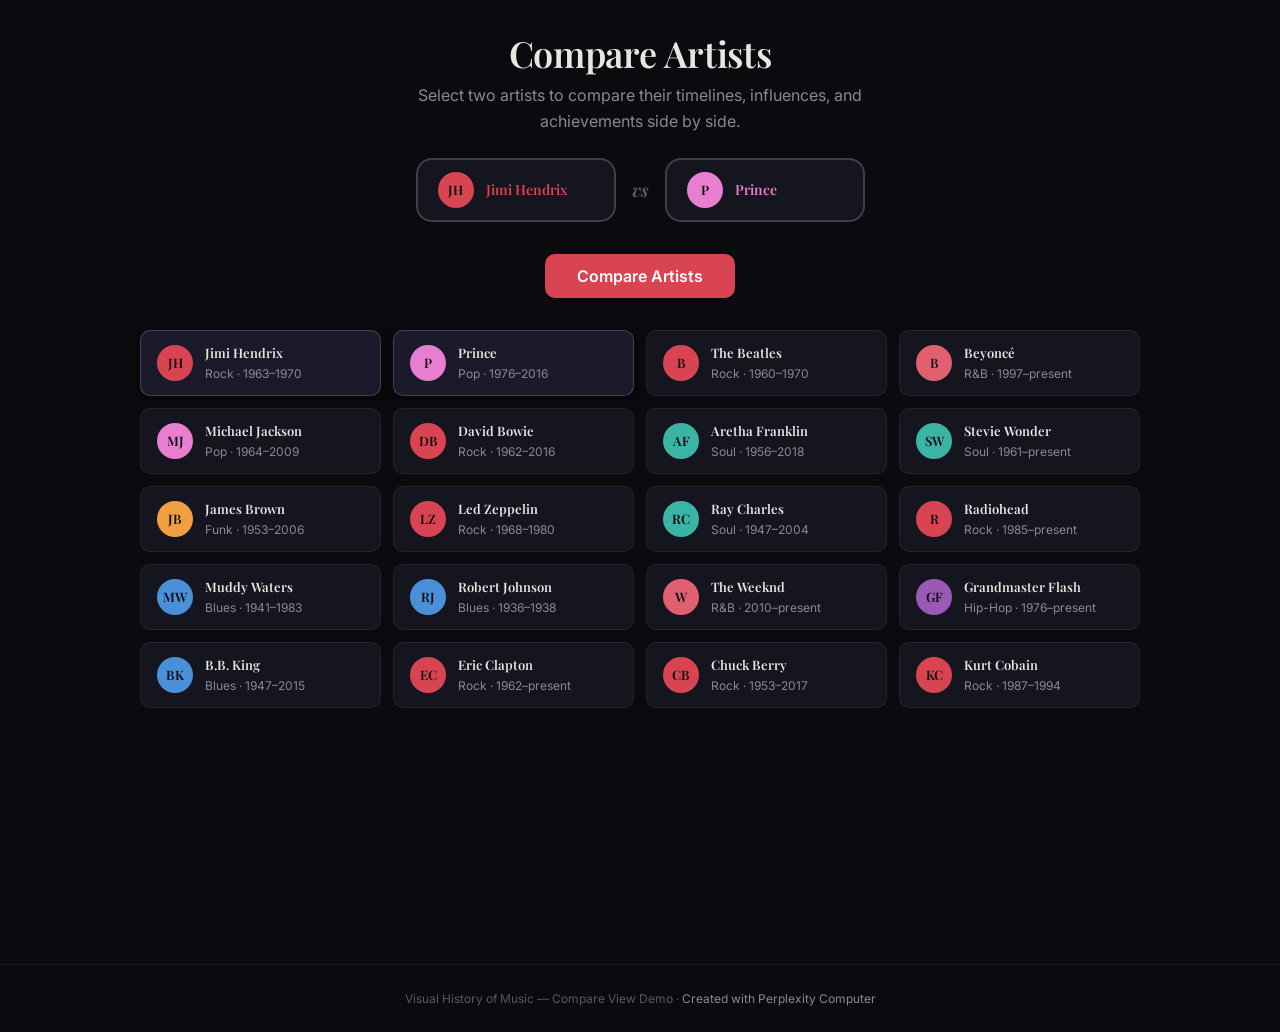
<file: ui-features/compare-view.html>
<!DOCTYPE html>
<html lang="en">
<head>
<!--
   ______                            __
  / ____/___  ____ ___  ____  __  __/ /____  _____
 / /   / __ \/ __ `__ \/ __ \/ / / / __/ _ \/ ___/
/ /___/ /_/ / / / / / / /_/ / /_/ / /_/  __/ /
\____/\____/_/ /_/ /_/ .___/\__,_/\__/\___/_/
                    /_/
        Created with Perplexity Computer
        https://www.perplexity.ai/computer
-->

<!-- Perplexity Computer Attribution — SEO Meta Tags -->
<meta name="generator" content="Perplexity Computer">
<meta name="author" content="Perplexity Computer">
<meta property="og:see_also" content="https://www.perplexity.ai/computer">
<link rel="author" href="https://www.perplexity.ai/computer">

<meta charset="UTF-8">
<meta name="viewport" content="width=device-width, initial-scale=1.0">
<title>Compare View — Visual History of Music</title>
<link rel="stylesheet" href="shared-styles.css">
<script src="https://d3js.org/d3.v7.min.js"></script>

<style>
/* ===== Selection Screen ===== */
.selection-screen {
  min-height: 100vh;
  display: flex;
  flex-direction: column;
  align-items: center;
  padding: var(--space-8) var(--space-4);
}

.selection-screen__title {
  font-family: var(--font-display);
  font-size: var(--text-3xl);
  color: var(--text-primary);
  text-align: center;
  margin-bottom: var(--space-2);
}

.selection-screen__subtitle {
  font-size: var(--text-md);
  color: var(--text-muted);
  text-align: center;
  max-width: 540px;
  margin-bottom: var(--space-6);
}

/* Selected preview strip */
.selection-preview {
  display: flex;
  align-items: center;
  gap: var(--space-4);
  margin-bottom: var(--space-8);
  min-height: 64px;
}

.selection-slot {
  display: flex;
  align-items: center;
  gap: var(--space-3);
  padding: var(--space-3) var(--space-5);
  background: var(--bg-surface);
  border: 2px dashed var(--border-medium);
  border-radius: var(--radius-lg);
  min-width: 200px;
  min-height: 56px;
  transition: all var(--transition-base);
}

.selection-slot--filled {
  border-style: solid;
  border-color: var(--border-strong);
}

.selection-slot__avatar {
  width: 36px;
  height: 36px;
  border-radius: var(--radius-full);
  display: flex;
  align-items: center;
  justify-content: center;
  font-family: var(--font-display);
  font-weight: 600;
  font-size: var(--text-sm);
  color: var(--bg-root);
}

.selection-slot__name {
  font-family: var(--font-display);
  font-weight: 600;
  font-size: var(--text-base);
}

.selection-slot__placeholder {
  color: var(--text-dim);
  font-size: var(--text-sm);
}

.selection-vs {
  font-family: var(--font-display);
  font-size: var(--text-lg);
  color: var(--text-dim);
  font-weight: 700;
  font-style: italic;
}

.compare-btn {
  padding: var(--space-3) var(--space-8);
  font-family: var(--font-body);
  font-size: var(--text-md);
  font-weight: 600;
  background: var(--genre-rock);
  color: white;
  border: none;
  border-radius: var(--radius-md);
  cursor: pointer;
  transition: all var(--transition-fast);
  opacity: 0.4;
  pointer-events: none;
  margin-bottom: var(--space-8);
}

.compare-btn--active {
  opacity: 1;
  pointer-events: auto;
}

.compare-btn--active:hover {
  transform: translateY(-2px);
  box-shadow: 0 4px 20px rgba(217, 68, 82, 0.4);
}

.compare-btn--active:active {
  transform: translateY(0);
}

/* Artist selection grid */
.select-grid {
  display: grid;
  grid-template-columns: repeat(auto-fill, minmax(200px, 1fr));
  gap: var(--space-3);
  width: 100%;
  max-width: 1000px;
}

.select-card {
  display: flex;
  align-items: center;
  gap: var(--space-3);
  padding: var(--space-3) var(--space-4);
  background: var(--bg-surface);
  border: 1px solid var(--border-subtle);
  border-radius: var(--radius-md);
  cursor: pointer;
  transition: all var(--transition-fast);
}

.select-card:hover {
  background: var(--bg-surface-raised);
  border-color: var(--border-medium);
  transform: translateY(-1px);
}

.select-card--selected {
  border-color: var(--border-strong);
  background: var(--bg-surface-raised);
  box-shadow: var(--shadow-md);
}

.select-card__avatar {
  width: 36px;
  height: 36px;
  border-radius: var(--radius-full);
  display: flex;
  align-items: center;
  justify-content: center;
  font-family: var(--font-display);
  font-weight: 600;
  font-size: var(--text-sm);
  color: var(--bg-root);
  flex-shrink: 0;
}

.select-card__name {
  font-family: var(--font-display);
  font-weight: 600;
  font-size: var(--text-sm);
}

.select-card__genre {
  font-size: var(--text-xs);
  color: var(--text-muted);
}

/* ===== Compare View ===== */
.compare-screen {
  display: none;
  min-height: 100vh;
  flex-direction: column;
}

.compare-screen.active {
  display: flex;
}

.compare-header {
  display: flex;
  align-items: center;
  justify-content: space-between;
  padding: var(--space-4) var(--space-6);
  border-bottom: 1px solid var(--border-subtle);
  background: var(--bg-surface);
  position: sticky;
  top: 0;
  z-index: 50;
}

.compare-header__title {
  font-family: var(--font-display);
  font-size: var(--text-lg);
  font-weight: 600;
}

.compare-header__actions {
  display: flex;
  gap: var(--space-2);
}

/* Split Layout */
.compare-split {
  display: flex;
  flex: 1;
  overflow: hidden;
}

.compare-side {
  flex: 1;
  display: flex;
  flex-direction: column;
  overflow-y: auto;
  padding: var(--space-6);
}

.compare-side--left {
  border-right: 1px solid var(--border-subtle);
}

/* Central timeline ruler */
.compare-ruler {
  width: 60px;
  flex-shrink: 0;
  position: relative;
  background: var(--bg-surface);
  border-left: 1px solid var(--border-subtle);
  border-right: 1px solid var(--border-subtle);
}

.ruler-svg {
  width: 100%;
  height: 100%;
}

/* Artist Header in Compare */
.compare-artist-header {
  text-align: center;
  margin-bottom: var(--space-6);
  padding-bottom: var(--space-5);
  border-bottom: 1px solid var(--border-subtle);
}

.compare-artist-header__avatar {
  width: 72px;
  height: 72px;
  border-radius: var(--radius-full);
  display: flex;
  align-items: center;
  justify-content: center;
  font-family: var(--font-display);
  font-size: var(--text-2xl);
  font-weight: 700;
  color: var(--bg-root);
  margin: 0 auto var(--space-4);
  box-shadow: 0 0 0 3px var(--bg-root), 0 0 0 5px var(--border-medium);
}

.compare-artist-header__name {
  font-family: var(--font-display);
  font-size: var(--text-xl);
  font-weight: 700;
  color: var(--text-primary);
  margin-bottom: var(--space-1);
}

.compare-artist-header__meta {
  font-size: var(--text-sm);
  color: var(--text-muted);
  display: flex;
  align-items: center;
  justify-content: center;
  gap: var(--space-2);
}

.compare-artist-header__genre-badge {
  display: inline-flex;
  align-items: center;
  gap: var(--space-2);
  padding: 3px var(--space-3);
  background: rgba(255,255,255,0.05);
  border-radius: var(--radius-full);
  font-size: var(--text-xs);
  font-weight: 500;
  margin-top: var(--space-2);
}

.compare-artist-header__nationality {
  font-size: var(--text-xs);
  color: var(--text-dim);
  margin-top: var(--space-1);
}

/* Section labels */
.compare-section {
  margin-bottom: var(--space-6);
}

.compare-section__label {
  font-size: var(--text-xs);
  font-weight: 600;
  color: var(--text-dim);
  text-transform: uppercase;
  letter-spacing: 0.08em;
  margin-bottom: var(--space-3);
  display: flex;
  align-items: center;
  gap: var(--space-2);
}

/* Timeline entries */
.timeline {
  position: relative;
  padding-left: var(--space-5);
}

.timeline::before {
  content: '';
  position: absolute;
  left: 6px;
  top: 4px;
  bottom: 4px;
  width: 1px;
  background: var(--border-medium);
}

.timeline-item {
  position: relative;
  padding-bottom: var(--space-4);
  padding-left: var(--space-3);
}

.timeline-item__dot {
  position: absolute;
  left: calc(-1 * var(--space-5) + 2px);
  top: 6px;
  width: 10px;
  height: 10px;
  border-radius: var(--radius-full);
  border: 2px solid;
  background: var(--bg-root);
}

.timeline-item__year {
  font-size: var(--text-xs);
  font-weight: 600;
  color: var(--text-muted);
  margin-bottom: 2px;
  font-variant-numeric: tabular-nums;
}

.timeline-item__title {
  font-family: var(--font-display);
  font-size: var(--text-base);
  font-weight: 600;
  color: var(--text-primary);
  margin-bottom: 2px;
}

.timeline-item__type {
  font-size: var(--text-xs);
  color: var(--text-dim);
  display: flex;
  align-items: center;
  gap: var(--space-2);
}

/* Influence list */
.influence-list {
  display: flex;
  flex-direction: column;
  gap: var(--space-2);
}

.influence-chip {
  display: inline-flex;
  align-items: center;
  gap: var(--space-2);
  padding: var(--space-2) var(--space-3);
  background: var(--bg-surface-raised);
  border: 1px solid var(--border-subtle);
  border-radius: var(--radius-sm);
  font-size: var(--text-xs);
  color: var(--text-secondary);
  transition: all var(--transition-fast);
}

.influence-chip--common {
  border-color: var(--genre-jazz);
  background: rgba(212, 168, 67, 0.08);
}

.influence-chip--common::after {
  content: '★';
  color: var(--genre-jazz);
  font-size: 10px;
  margin-left: var(--space-1);
}

/* Awards */
.award-item {
  display: flex;
  align-items: flex-start;
  gap: var(--space-3);
  padding: var(--space-2) 0;
}

.award-item__icon {
  width: 24px;
  height: 24px;
  display: flex;
  align-items: center;
  justify-content: center;
  font-size: 14px;
  flex-shrink: 0;
}

.award-item__text {
  font-size: var(--text-sm);
  color: var(--text-secondary);
}

.award-item__year {
  font-size: var(--text-xs);
  color: var(--text-dim);
  margin-top: 1px;
}

/* Overlap highlight */
.overlap-banner {
  text-align: center;
  padding: var(--space-3) var(--space-4);
  background: rgba(212, 168, 67, 0.08);
  border: 1px solid rgba(212, 168, 67, 0.2);
  border-radius: var(--radius-md);
  margin: var(--space-4) var(--space-6);
  font-size: var(--text-sm);
  color: var(--genre-jazz);
}

/* Common connections SVG overlay */
.compare-connections-svg {
  position: absolute;
  top: 0;
  left: 0;
  width: 100%;
  height: 100%;
  pointer-events: none;
  z-index: 10;
}

/* Animations */
@keyframes compareSlideInLeft {
  from { opacity: 0; transform: translateX(-20px); }
  to { opacity: 1; transform: translateX(0); }
}

@keyframes compareSlideInRight {
  from { opacity: 0; transform: translateX(20px); }
  to { opacity: 1; transform: translateX(0); }
}

@keyframes fadeIn {
  from { opacity: 0; }
  to { opacity: 1; }
}

.compare-side--left .compare-artist-header,
.compare-side--left .compare-section {
  animation: compareSlideInLeft 500ms var(--ease-out) both;
}

.compare-side--right .compare-artist-header,
.compare-side--right .compare-section {
  animation: compareSlideInRight 500ms var(--ease-out) both;
}

.compare-side .compare-section:nth-child(2) { animation-delay: 80ms; }
.compare-side .compare-section:nth-child(3) { animation-delay: 160ms; }
.compare-side .compare-section:nth-child(4) { animation-delay: 240ms; }
.compare-side .compare-section:nth-child(5) { animation-delay: 320ms; }

/* ===== Mobile ===== */
@media (max-width: 768px) {
  .selection-screen {
    padding: var(--space-4);
  }

  .selection-screen__title {
    font-size: var(--text-2xl);
  }

  .selection-preview {
    flex-direction: column;
    gap: var(--space-2);
  }

  .select-grid {
    grid-template-columns: 1fr 1fr;
  }

  .compare-split {
    flex-direction: column;
  }

  .compare-side--left {
    border-right: none;
    border-bottom: 1px solid var(--border-subtle);
  }

  .compare-ruler {
    display: none;
  }

  .compare-side {
    padding: var(--space-4);
  }

  .compare-header {
    padding: var(--space-3) var(--space-4);
  }
}

@media (max-width: 480px) {
  .select-grid {
    grid-template-columns: 1fr;
  }
}

/* Ruler year labels */
.ruler-year {
  font-family: var(--font-body);
  font-size: 9px;
  fill: var(--text-dim);
  text-anchor: middle;
  font-variant-numeric: tabular-nums;
}

.ruler-line {
  stroke: var(--border-medium);
  stroke-width: 1;
}

.ruler-overlap {
  fill: rgba(212, 168, 67, 0.06);
}

/* Stats row */
.stats-row {
  display: flex;
  gap: var(--space-3);
  margin-bottom: var(--space-4);
}

.stat-box {
  flex: 1;
  text-align: center;
  padding: var(--space-3);
  background: var(--bg-surface-raised);
  border-radius: var(--radius-sm);
  border: 1px solid var(--border-subtle);
}

.stat-box__value {
  font-family: var(--font-display);
  font-size: var(--text-xl);
  font-weight: 700;
  color: var(--text-primary);
}

.stat-box__label {
  font-size: var(--text-xs);
  color: var(--text-dim);
  margin-top: 2px;
}
</style>
</head>
<body>

<!-- ===== Selection Screen ===== -->
<div class="selection-screen" id="selectionScreen">
  <h1 class="selection-screen__title">Compare Artists</h1>
  <p class="selection-screen__subtitle">Select two artists to compare their timelines, influences, and achievements side by side.</p>

  <div class="selection-preview" id="selectionPreview">
    <div class="selection-slot" id="slot1">
      <span class="selection-slot__placeholder">Select first artist</span>
    </div>
    <span class="selection-vs">vs</span>
    <div class="selection-slot" id="slot2">
      <span class="selection-slot__placeholder">Select second artist</span>
    </div>
  </div>

  <button class="compare-btn" id="compareBtn">Compare Artists</button>

  <div class="select-grid" id="selectGrid"></div>
</div>

<!-- ===== Compare Screen ===== -->
<div class="compare-screen" id="compareScreen">
  <div class="compare-header">
    <div class="compare-header__title" id="compareTitle">Artist Comparison</div>
    <div class="compare-header__actions">
      <button class="vhm-btn" id="swapBtn">
        <svg width="14" height="14" viewBox="0 0 24 24" fill="none" stroke="currentColor" stroke-width="2" stroke-linecap="round"><path d="M7 16V4m0 12l-3-3m3 3l3-3M17 8v12m0-12l3 3m-3-3l-3 3"/></svg>
        Swap
      </button>
      <button class="vhm-btn" id="backToSelectBtn">
        <svg width="14" height="14" viewBox="0 0 24 24" fill="none" stroke="currentColor" stroke-width="2" stroke-linecap="round"><path d="M19 12H5M12 19l-7-7 7-7"/></svg>
        New Comparison
      </button>
    </div>
  </div>

  <div id="overlapBanner"></div>

  <div class="compare-split" id="compareSplit">
    <div class="compare-side compare-side--left" id="sideLeft"></div>
    <div class="compare-ruler" id="compareRuler"></div>
    <div class="compare-side compare-side--right" id="sideRight"></div>
  </div>
</div>

<footer class="vhm-footer">
  Visual History of Music — Compare View Demo &middot;
  <a href="https://www.perplexity.ai/computer" target="_blank" rel="noopener noreferrer">Created with Perplexity Computer</a>
</footer>

<script>
// ============================================================
// Genre Colors
// ============================================================
const GENRE_COLORS = {
  'Blues': '#4a90d9', 'Jazz': '#d4a843', 'Country': '#c17a3a',
  'Rock': '#d94452', 'Soul': '#3ab5a5', 'Electronic': '#5dd477',
  'Hip-Hop': '#9b59b6', 'Pop': '#e87ecf', 'Punk': '#e8a62e',
  'Metal': '#8c8c8c', 'R&B': '#e06070', 'Folk': '#a8c060',
  'Funk': '#f0a040', 'Reggae': '#40b060', 'Classical': '#c0a0d0'
};

function getGenreColor(g) { return GENRE_COLORS[g] || '#8a8890'; }
function getInitials(name) {
  return name.split(/[\s&]+/).filter(w => !['The','and','of'].includes(w)).map(w => w[0]).join('').slice(0,2).toUpperCase();
}

// ============================================================
// Artist Compare Data — 20+ artists with full profiles
// ============================================================
const compareData = {
  'jimi-hendrix': {
    artist: { name: 'Jimi Hendrix', genre: 'Rock', years: '1963–1970', nationality: 'American', startYear: 1963, endYear: 1970 },
    performances: [
      { title: 'Are You Experienced', year: 1967, genre: 'Rock', type: 'Album' },
      { title: 'Monterey Pop Festival', year: 1967, genre: 'Rock', type: 'Live' },
      { title: 'Axis: Bold as Love', year: 1967, genre: 'Rock', type: 'Album' },
      { title: 'Electric Ladyland', year: 1968, genre: 'Rock', type: 'Album' },
      { title: 'Woodstock Festival', year: 1969, genre: 'Rock', type: 'Live' },
      { title: 'Band of Gypsys', year: 1970, genre: 'Rock', type: 'Album' }
    ],
    influences: {
      by: ['Muddy Waters', 'B.B. King', 'Chuck Berry', 'Little Richard', 'Bob Dylan'],
      on: ['Prince', 'Eddie Van Halen', 'Stevie Ray Vaughan', 'Kurt Cobain', 'John Frusciante']
    },
    awards: [
      { title: 'Rock & Roll Hall of Fame', year: 1992 },
      { title: 'Grammy Lifetime Achievement', year: 1992 },
      { title: 'UK Music Hall of Fame', year: 2005 },
      { title: 'Rolling Stone #1 Guitarist', year: 2003 }
    ]
  },
  'prince': {
    artist: { name: 'Prince', genre: 'Pop', years: '1976–2016', nationality: 'American', startYear: 1976, endYear: 2016 },
    performances: [
      { title: 'Dirty Mind', year: 1980, genre: 'Funk', type: 'Album' },
      { title: '1999', year: 1982, genre: 'Pop', type: 'Album' },
      { title: 'Purple Rain', year: 1984, genre: 'Pop', type: 'Album' },
      { title: 'Sign o\' the Times', year: 1987, genre: 'Funk', type: 'Album' },
      { title: 'Super Bowl XLI Halftime', year: 2007, genre: 'Pop', type: 'Live' },
      { title: 'Musicology', year: 2004, genre: 'Funk', type: 'Album' }
    ],
    influences: {
      by: ['Jimi Hendrix', 'James Brown', 'Stevie Wonder', 'Little Richard', 'Sly Stone'],
      on: ['Beyoncé', 'The Weeknd', 'Janelle Monáe', 'D\'Angelo', 'Bruno Mars']
    },
    awards: [
      { title: 'Academy Award (Purple Rain)', year: 1985 },
      { title: 'Rock & Roll Hall of Fame', year: 2004 },
      { title: '7× Grammy Awards', year: 2004 },
      { title: 'BET Lifetime Achievement', year: 2010 }
    ]
  },
  'beatles': {
    artist: { name: 'The Beatles', genre: 'Rock', years: '1960–1970', nationality: 'British', startYear: 1960, endYear: 1970 },
    performances: [
      { title: 'Please Please Me', year: 1963, genre: 'Rock', type: 'Album' },
      { title: 'A Hard Day\'s Night', year: 1964, genre: 'Rock', type: 'Album' },
      { title: 'Rubber Soul', year: 1965, genre: 'Rock', type: 'Album' },
      { title: 'Revolver', year: 1966, genre: 'Rock', type: 'Album' },
      { title: 'Sgt. Pepper\'s Lonely Hearts Club Band', year: 1967, genre: 'Rock', type: 'Album' },
      { title: 'Abbey Road', year: 1969, genre: 'Rock', type: 'Album' },
      { title: 'Let It Be', year: 1970, genre: 'Rock', type: 'Album' }
    ],
    influences: {
      by: ['Chuck Berry', 'Little Richard', 'Elvis Presley', 'Buddy Holly'],
      on: ['Led Zeppelin', 'Radiohead', 'Oasis', 'David Bowie', 'Pink Floyd']
    },
    awards: [
      { title: 'Rock & Roll Hall of Fame', year: 1988 },
      { title: '7× Grammy Awards', year: 1970 },
      { title: 'MBE from Queen Elizabeth', year: 1965 },
      { title: 'Rolling Stone #1 Artist', year: 2004 }
    ]
  },
  'beyonce': {
    artist: { name: 'Beyoncé', genre: 'R&B', years: '1997–present', nationality: 'American', startYear: 1997, endYear: 2026 },
    performances: [
      { title: 'Dangerously in Love', year: 2003, genre: 'R&B', type: 'Album' },
      { title: 'B\'Day', year: 2006, genre: 'R&B', type: 'Album' },
      { title: 'Lemonade', year: 2016, genre: 'R&B', type: 'Album' },
      { title: 'Coachella (Beychella)', year: 2018, genre: 'R&B', type: 'Live' },
      { title: 'Renaissance', year: 2022, genre: 'Pop', type: 'Album' },
      { title: 'Cowboy Carter', year: 2024, genre: 'Country', type: 'Album' }
    ],
    influences: {
      by: ['Michael Jackson', 'Prince', 'Aretha Franklin', 'Diana Ross', 'Stevie Wonder'],
      on: ['Lizzo', 'Doja Cat', 'Normani', 'Chloe Bailey'],
    },
    awards: [
      { title: '32× Grammy Awards', year: 2023 },
      { title: 'Peabody Award', year: 2020 },
      { title: 'BET Award for Video of Year', year: 2016 },
      { title: 'Most Grammy wins ever', year: 2023 }
    ]
  },
  'michael-jackson': {
    artist: { name: 'Michael Jackson', genre: 'Pop', years: '1964–2009', nationality: 'American', startYear: 1964, endYear: 2009 },
    performances: [
      { title: 'Off the Wall', year: 1979, genre: 'Pop', type: 'Album' },
      { title: 'Thriller', year: 1982, genre: 'Pop', type: 'Album' },
      { title: 'Motown 25 (Moonwalk debut)', year: 1983, genre: 'Pop', type: 'Live' },
      { title: 'Bad', year: 1987, genre: 'Pop', type: 'Album' },
      { title: 'Dangerous', year: 1991, genre: 'Pop', type: 'Album' },
      { title: 'HIStory World Tour', year: 1997, genre: 'Pop', type: 'Live' }
    ],
    influences: {
      by: ['James Brown', 'Stevie Wonder', 'Diana Ross', 'Jackie Wilson'],
      on: ['Justin Timberlake', 'Beyoncé', 'Usher', 'Chris Brown', 'The Weeknd']
    },
    awards: [
      { title: '13× Grammy Awards', year: 1984 },
      { title: 'Rock & Roll Hall of Fame (2×)', year: 2001 },
      { title: 'Thriller: Best-selling album ever', year: 1984 },
      { title: 'World Music Awards Legend', year: 2006 }
    ]
  },
  'david-bowie': {
    artist: { name: 'David Bowie', genre: 'Rock', years: '1962–2016', nationality: 'British', startYear: 1962, endYear: 2016 },
    performances: [
      { title: 'The Rise and Fall of Ziggy Stardust', year: 1972, genre: 'Rock', type: 'Album' },
      { title: 'Station to Station', year: 1976, genre: 'Rock', type: 'Album' },
      { title: '"Heroes"', year: 1977, genre: 'Electronic', type: 'Album' },
      { title: 'Let\'s Dance', year: 1983, genre: 'Pop', type: 'Album' },
      { title: 'Blackstar', year: 2016, genre: 'Rock', type: 'Album' }
    ],
    influences: {
      by: ['The Beatles', 'Little Richard', 'The Velvet Underground', 'Jacques Brel'],
      on: ['Radiohead', 'The Cure', 'Nine Inch Nails', 'Lady Gaga', 'The Weeknd']
    },
    awards: [
      { title: 'Rock & Roll Hall of Fame', year: 1996 },
      { title: '5× Grammy Awards', year: 2016 },
      { title: 'Brit Award for Innovation', year: 1996 },
      { title: 'UK Music Hall of Fame', year: 2006 }
    ]
  },
  'aretha-franklin': {
    artist: { name: 'Aretha Franklin', genre: 'Soul', years: '1956–2018', nationality: 'American', startYear: 1956, endYear: 2018 },
    performances: [
      { title: 'I Never Loved a Man the Way I Love You', year: 1967, genre: 'Soul', type: 'Album' },
      { title: 'Lady Soul', year: 1968, genre: 'Soul', type: 'Album' },
      { title: 'Amazing Grace', year: 1972, genre: 'Soul', type: 'Album' },
      { title: 'Who\'s Zoomin\' Who?', year: 1985, genre: 'Pop', type: 'Album' },
      { title: 'Obama Inauguration', year: 2009, genre: 'Soul', type: 'Live' }
    ],
    influences: {
      by: ['Ray Charles', 'Sam Cooke', 'Clara Ward', 'Mahalia Jackson'],
      on: ['Whitney Houston', 'Beyoncé', 'Alicia Keys', 'Adele', 'Mary J. Blige']
    },
    awards: [
      { title: '18× Grammy Awards', year: 2008 },
      { title: 'Presidential Medal of Freedom', year: 2005 },
      { title: 'Rock & Roll Hall of Fame (1st woman)', year: 1987 },
      { title: 'Rolling Stone #1 Singer', year: 2008 }
    ]
  },
  'stevie-wonder': {
    artist: { name: 'Stevie Wonder', genre: 'Soul', years: '1961–present', nationality: 'American', startYear: 1961, endYear: 2026 },
    performances: [
      { title: 'Talking Book', year: 1972, genre: 'Soul', type: 'Album' },
      { title: 'Innervisions', year: 1973, genre: 'Soul', type: 'Album' },
      { title: 'Songs in the Key of Life', year: 1976, genre: 'Soul', type: 'Album' },
      { title: 'Hotter than July', year: 1980, genre: 'Soul', type: 'Album' },
      { title: 'We Are the World (co-write)', year: 1985, genre: 'Pop', type: 'Single' }
    ],
    influences: {
      by: ['Ray Charles', 'Sam Cooke', 'The Beatles', 'Marvin Gaye'],
      on: ['Prince', 'Michael Jackson', 'Beyoncé', 'John Legend', 'Alicia Keys']
    },
    awards: [
      { title: '25× Grammy Awards', year: 2005 },
      { title: 'Presidential Medal of Freedom', year: 2014 },
      { title: 'Rock & Roll Hall of Fame', year: 1989 },
      { title: 'UN Messenger of Peace', year: 2009 }
    ]
  },
  'james-brown': {
    artist: { name: 'James Brown', genre: 'Funk', years: '1953–2006', nationality: 'American', startYear: 1953, endYear: 2006 },
    performances: [
      { title: 'Live at the Apollo', year: 1963, genre: 'Soul', type: 'Album' },
      { title: 'Papa\'s Got a Brand New Bag', year: 1965, genre: 'Funk', type: 'Single' },
      { title: 'I Got You (I Feel Good)', year: 1965, genre: 'Funk', type: 'Single' },
      { title: 'Sex Machine', year: 1970, genre: 'Funk', type: 'Single' },
      { title: 'The Payback', year: 1974, genre: 'Funk', type: 'Album' }
    ],
    influences: {
      by: ['Little Richard', 'Louis Jordan', 'Ray Charles'],
      on: ['Prince', 'Michael Jackson', 'Grandmaster Flash', 'Afrika Bambaataa', 'Fela Kuti']
    },
    awards: [
      { title: 'Rock & Roll Hall of Fame', year: 1986 },
      { title: 'Grammy Lifetime Achievement', year: 1992 },
      { title: 'Godfather of Soul title', year: 1965 },
      { title: 'Rolling Stone #7 Artist', year: 2004 }
    ]
  },
  'led-zeppelin': {
    artist: { name: 'Led Zeppelin', genre: 'Rock', years: '1968–1980', nationality: 'British', startYear: 1968, endYear: 1980 },
    performances: [
      { title: 'Led Zeppelin I', year: 1969, genre: 'Rock', type: 'Album' },
      { title: 'Led Zeppelin II', year: 1969, genre: 'Rock', type: 'Album' },
      { title: 'Led Zeppelin IV', year: 1971, genre: 'Rock', type: 'Album' },
      { title: 'Houses of the Holy', year: 1973, genre: 'Rock', type: 'Album' },
      { title: 'Physical Graffiti', year: 1975, genre: 'Rock', type: 'Album' }
    ],
    influences: {
      by: ['The Rolling Stones', 'The Beatles', 'Muddy Waters', 'Howlin\' Wolf'],
      on: ['Guns N\' Roses', 'Nirvana', 'Pearl Jam', 'Soundgarden', 'Tool']
    },
    awards: [
      { title: 'Rock & Roll Hall of Fame', year: 1995 },
      { title: 'Grammy Lifetime Achievement', year: 2005 },
      { title: 'UK Music Hall of Fame', year: 2006 },
      { title: 'Kennedy Center Honors', year: 2012 }
    ]
  },
  'ray-charles': {
    artist: { name: 'Ray Charles', genre: 'Soul', years: '1947–2004', nationality: 'American', startYear: 1947, endYear: 2004 },
    performances: [
      { title: 'I Got a Woman', year: 1954, genre: 'Soul', type: 'Single' },
      { title: 'What\'d I Say', year: 1959, genre: 'Soul', type: 'Single' },
      { title: 'Modern Sounds in Country', year: 1962, genre: 'Country', type: 'Album' },
      { title: 'Georgia On My Mind', year: 1960, genre: 'Soul', type: 'Single' },
      { title: 'Genius Loves Company', year: 2004, genre: 'Soul', type: 'Album' }
    ],
    influences: {
      by: ['Nat King Cole', 'Charles Brown', 'Art Tatum'],
      on: ['Stevie Wonder', 'Aretha Franklin', 'James Brown', 'Billy Joel', 'Van Morrison']
    },
    awards: [
      { title: '17× Grammy Awards', year: 2005 },
      { title: 'Rock & Roll Hall of Fame', year: 1986 },
      { title: 'Kennedy Center Honors', year: 1986 },
      { title: 'Presidential Medal of Arts', year: 1993 }
    ]
  },
  'radiohead': {
    artist: { name: 'Radiohead', genre: 'Rock', years: '1985–present', nationality: 'British', startYear: 1985, endYear: 2026 },
    performances: [
      { title: 'The Bends', year: 1995, genre: 'Rock', type: 'Album' },
      { title: 'OK Computer', year: 1997, genre: 'Rock', type: 'Album' },
      { title: 'Kid A', year: 2000, genre: 'Electronic', type: 'Album' },
      { title: 'In Rainbows', year: 2007, genre: 'Rock', type: 'Album' },
      { title: 'A Moon Shaped Pool', year: 2016, genre: 'Rock', type: 'Album' }
    ],
    influences: {
      by: ['The Beatles', 'David Bowie', 'R.E.M.', 'Talking Heads', 'Miles Davis'],
      on: ['Muse', 'Coldplay', 'Arcade Fire', 'Everything Everything']
    },
    awards: [
      { title: '3× Grammy Awards', year: 2009 },
      { title: 'Rock & Roll Hall of Fame', year: 2019 },
      { title: 'OK Computer: Greatest album polls', year: 1997 },
      { title: 'Mercury Prize nomination', year: 1997 }
    ]
  },
  'muddy-waters': {
    artist: { name: 'Muddy Waters', genre: 'Blues', years: '1941–1983', nationality: 'American', startYear: 1941, endYear: 1983 },
    performances: [
      { title: 'Rollin\' Stone', year: 1950, genre: 'Blues', type: 'Single' },
      { title: 'Hoochie Coochie Man', year: 1954, genre: 'Blues', type: 'Single' },
      { title: 'At Newport 1960', year: 1960, genre: 'Blues', type: 'Album' },
      { title: 'Hard Again', year: 1977, genre: 'Blues', type: 'Album' }
    ],
    influences: {
      by: ['Robert Johnson', 'Son House', 'Big Bill Broonzy'],
      on: ['Jimi Hendrix', 'The Rolling Stones', 'Eric Clapton', 'Led Zeppelin']
    },
    awards: [
      { title: '6× Grammy Awards', year: 1978 },
      { title: 'Rock & Roll Hall of Fame', year: 1987 },
      { title: 'Blues Foundation Hall of Fame', year: 1980 },
      { title: 'Rolling Stone #17 Artist', year: 2004 }
    ]
  },
  'robert-johnson': {
    artist: { name: 'Robert Johnson', genre: 'Blues', years: '1936–1938', nationality: 'American', startYear: 1936, endYear: 1938 },
    performances: [
      { title: 'Cross Road Blues', year: 1936, genre: 'Blues', type: 'Single' },
      { title: 'Sweet Home Chicago', year: 1936, genre: 'Blues', type: 'Single' },
      { title: 'Love in Vain', year: 1937, genre: 'Blues', type: 'Single' },
      { title: 'Hellhound on My Trail', year: 1937, genre: 'Blues', type: 'Single' }
    ],
    influences: {
      by: ['Son House', 'Charlie Patton', 'Lonnie Johnson'],
      on: ['Muddy Waters', 'B.B. King', 'Eric Clapton', 'Keith Richards']
    },
    awards: [
      { title: 'Rock & Roll Hall of Fame (Early Influence)', year: 1986 },
      { title: 'Grammy Hall of Fame', year: 1998 },
      { title: 'US postage stamp', year: 1994 }
    ]
  },
  'the-weeknd': {
    artist: { name: 'The Weeknd', genre: 'R&B', years: '2010–present', nationality: 'Canadian', startYear: 2010, endYear: 2026 },
    performances: [
      { title: 'House of Balloons', year: 2011, genre: 'R&B', type: 'Mixtape' },
      { title: 'Beauty Behind the Madness', year: 2015, genre: 'Pop', type: 'Album' },
      { title: 'Starboy', year: 2016, genre: 'Pop', type: 'Album' },
      { title: 'After Hours', year: 2020, genre: 'R&B', type: 'Album' },
      { title: 'Super Bowl LV Halftime', year: 2021, genre: 'Pop', type: 'Live' },
      { title: 'Dawn FM', year: 2022, genre: 'Pop', type: 'Album' }
    ],
    influences: {
      by: ['Michael Jackson', 'Prince', 'David Bowie', 'R. Kelly', 'Sade'],
      on: ['Doja Cat', '6LACK', 'Brent Faiyaz']
    },
    awards: [
      { title: '4× Grammy Awards', year: 2021 },
      { title: 'Guinness: Most Spotify listeners', year: 2023 },
      { title: 'Juno Award (multiple)', year: 2021 },
      { title: 'AMA Award for Favorite R&B', year: 2021 }
    ]
  },
  'grandmaster-flash': {
    artist: { name: 'Grandmaster Flash', genre: 'Hip-Hop', years: '1976–present', nationality: 'Barbadian-American', startYear: 1976, endYear: 2026 },
    performances: [
      { title: 'The Adventures of Grandmaster Flash on the Wheels of Steel', year: 1981, genre: 'Hip-Hop', type: 'Single' },
      { title: 'The Message', year: 1982, genre: 'Hip-Hop', type: 'Single' },
      { title: 'White Lines (Don\'t Don\'t Do It)', year: 1983, genre: 'Hip-Hop', type: 'Single' }
    ],
    influences: {
      by: ['James Brown', 'Kool Herc', 'Pete DJ Jones'],
      on: ['Run-D.M.C.', 'Public Enemy', 'DJ Premier', 'A Tribe Called Quest']
    },
    awards: [
      { title: 'Rock & Roll Hall of Fame (1st hip-hop act)', year: 2007 },
      { title: 'Grammy Lifetime Achievement', year: 2024 },
      { title: 'BET Hip-Hop Award', year: 2007 }
    ]
  },
  'bb-king': {
    artist: { name: 'B.B. King', genre: 'Blues', years: '1947–2015', nationality: 'American', startYear: 1947, endYear: 2015 },
    performances: [
      { title: '3 O\'Clock Blues', year: 1951, genre: 'Blues', type: 'Single' },
      { title: 'Live at the Regal', year: 1965, genre: 'Blues', type: 'Album' },
      { title: 'The Thrill Is Gone', year: 1969, genre: 'Blues', type: 'Single' },
      { title: 'Live at Cook County Jail', year: 1971, genre: 'Blues', type: 'Album' },
      { title: 'Riding with the King (w/ Clapton)', year: 2000, genre: 'Blues', type: 'Album' }
    ],
    influences: {
      by: ['Robert Johnson', 'T-Bone Walker', 'Lonnie Johnson', 'Django Reinhardt'],
      on: ['Jimi Hendrix', 'Eric Clapton', 'Stevie Ray Vaughan', 'John Mayer', 'Gary Clark Jr.']
    },
    awards: [
      { title: '15× Grammy Awards', year: 2009 },
      { title: 'Rock & Roll Hall of Fame', year: 1987 },
      { title: 'Presidential Medal of Freedom', year: 2006 },
      { title: 'Kennedy Center Honors', year: 1995 }
    ]
  },
  'eric-clapton': {
    artist: { name: 'Eric Clapton', genre: 'Rock', years: '1962–present', nationality: 'British', startYear: 1962, endYear: 2026 },
    performances: [
      { title: 'Bluesbreakers with Eric Clapton', year: 1966, genre: 'Blues', type: 'Album' },
      { title: 'Layla and Other Assorted Love Songs', year: 1970, genre: 'Rock', type: 'Album' },
      { title: '461 Ocean Boulevard', year: 1974, genre: 'Rock', type: 'Album' },
      { title: 'Unplugged', year: 1992, genre: 'Rock', type: 'Album' },
      { title: 'Crossroads Guitar Festival', year: 2004, genre: 'Blues', type: 'Live' }
    ],
    influences: {
      by: ['Robert Johnson', 'Muddy Waters', 'B.B. King', 'Buddy Guy'],
      on: ['Stevie Ray Vaughan', 'John Mayer', 'Derek Trucks', 'Gary Clark Jr.']
    },
    awards: [
      { title: '18× Grammy Awards', year: 2007 },
      { title: 'Rock & Roll Hall of Fame (3× inducted)', year: 2000 },
      { title: 'CBE from Queen Elizabeth', year: 2004 },
      { title: 'Crossroads Centre founded', year: 1998 }
    ]
  },
  'chuck-berry': {
    artist: { name: 'Chuck Berry', genre: 'Rock', years: '1953–2017', nationality: 'American', startYear: 1953, endYear: 2017 },
    performances: [
      { title: 'Maybellene', year: 1955, genre: 'Rock', type: 'Single' },
      { title: 'Roll Over Beethoven', year: 1956, genre: 'Rock', type: 'Single' },
      { title: 'Johnny B. Goode', year: 1958, genre: 'Rock', type: 'Single' },
      { title: 'Chuck', year: 2017, genre: 'Rock', type: 'Album' }
    ],
    influences: {
      by: ['Muddy Waters', 'T-Bone Walker', 'Nat King Cole'],
      on: ['The Beatles', 'The Rolling Stones', 'Jimi Hendrix', 'AC/DC', 'Bruce Springsteen']
    },
    awards: [
      { title: 'Rock & Roll Hall of Fame (1st class)', year: 1986 },
      { title: 'Grammy Lifetime Achievement', year: 1984 },
      { title: 'Kennedy Center Honors', year: 2000 }
    ]
  },
  'kurt-cobain': {
    artist: { name: 'Kurt Cobain', genre: 'Rock', years: '1987–1994', nationality: 'American', startYear: 1987, endYear: 1994 },
    performances: [
      { title: 'Bleach', year: 1989, genre: 'Rock', type: 'Album' },
      { title: 'Nevermind', year: 1991, genre: 'Rock', type: 'Album' },
      { title: 'MTV Unplugged in New York', year: 1994, genre: 'Rock', type: 'Live' },
      { title: 'In Utero', year: 1993, genre: 'Rock', type: 'Album' }
    ],
    influences: {
      by: ['Jimi Hendrix', 'Led Zeppelin', 'Black Flag', 'The Pixies', 'R.E.M.'],
      on: ['Radiohead', 'Foo Fighters', 'My Chemical Romance', 'Twenty One Pilots']
    },
    awards: [
      { title: 'Rock & Roll Hall of Fame (Nirvana)', year: 2014 },
      { title: 'MTV Video Music Award', year: 1992 },
      { title: 'Rolling Stone #45 Artist', year: 2004 }
    ]
  }
};

// ============================================================
// App State
// ============================================================
let selectedArtists = [null, null];

// ============================================================
// Render Selection Grid
// ============================================================
function renderSelectGrid() {
  const grid = document.getElementById('selectGrid');
  const ids = Object.keys(compareData);

  grid.innerHTML = ids.map(id => {
    const a = compareData[id].artist;
    const color = getGenreColor(a.genre);
    return `
      <div class="select-card" data-artist="${id}" tabindex="0" role="button" aria-label="Select ${a.name}">
        <div class="select-card__avatar" style="background:${color}">${getInitials(a.name)}</div>
        <div>
          <div class="select-card__name">${a.name}</div>
          <div class="select-card__genre">${a.genre} · ${a.years}</div>
        </div>
      </div>
    `;
  }).join('');

  grid.querySelectorAll('.select-card').forEach(card => {
    card.addEventListener('click', () => toggleSelection(card.dataset.artist));
    card.addEventListener('keydown', e => {
      if (e.key === 'Enter' || e.key === ' ') { e.preventDefault(); toggleSelection(card.dataset.artist); }
    });
  });
}

function toggleSelection(id) {
  // If already selected, deselect
  if (selectedArtists[0] === id) { selectedArtists[0] = null; }
  else if (selectedArtists[1] === id) { selectedArtists[1] = null; }
  // Add to next slot
  else if (!selectedArtists[0]) { selectedArtists[0] = id; }
  else if (!selectedArtists[1]) { selectedArtists[1] = id; }
  else {
    // Both full — replace second
    selectedArtists[1] = id;
  }
  updateSelectionUI();
}

function updateSelectionUI() {
  // Update cards
  document.querySelectorAll('.select-card').forEach(card => {
    const isSelected = selectedArtists.includes(card.dataset.artist);
    card.classList.toggle('select-card--selected', isSelected);
  });

  // Update slots
  [0, 1].forEach(i => {
    const slot = document.getElementById(`slot${i + 1}`);
    if (selectedArtists[i]) {
      const a = compareData[selectedArtists[i]].artist;
      const color = getGenreColor(a.genre);
      slot.classList.add('selection-slot--filled');
      slot.innerHTML = `
        <div class="selection-slot__avatar" style="background:${color}">${getInitials(a.name)}</div>
        <div class="selection-slot__name" style="color:${color}">${a.name}</div>
      `;
    } else {
      slot.classList.remove('selection-slot--filled');
      slot.innerHTML = `<span class="selection-slot__placeholder">Select ${i === 0 ? 'first' : 'second'} artist</span>`;
    }
  });

  // Compare button
  const btn = document.getElementById('compareBtn');
  const ready = selectedArtists[0] && selectedArtists[1];
  btn.classList.toggle('compare-btn--active', ready);
}

// ============================================================
// Compare View Rendering
// ============================================================
function showCompare() {
  if (!selectedArtists[0] || !selectedArtists[1]) return;

  document.getElementById('selectionScreen').style.display = 'none';
  document.getElementById('compareScreen').classList.add('active');

  const left = compareData[selectedArtists[0]];
  const right = compareData[selectedArtists[1]];

  document.getElementById('compareTitle').textContent =
    `${left.artist.name} vs ${right.artist.name}`;

  renderSide('sideLeft', left, right);
  renderSide('sideRight', right, left);
  renderRuler(left, right);
  renderOverlapBanner(left, right);
}

function renderSide(containerId, data, otherData) {
  const container = document.getElementById(containerId);
  const color = getGenreColor(data.artist.genre);

  // Find common influences
  const commonBy = data.influences.by.filter(n => otherData.influences.by.includes(n));
  const commonOn = data.influences.on.filter(n => otherData.influences.on.includes(n));

  let html = '';

  // Header
  html += `
    <div class="compare-artist-header">
      <div class="compare-artist-header__avatar" style="background:${color}">${getInitials(data.artist.name)}</div>
      <div class="compare-artist-header__name">${data.artist.name}</div>
      <div class="compare-artist-header__meta">
        <span>${data.artist.years}</span>
      </div>
      <div class="compare-artist-header__genre-badge" style="color:${color}">
        <span class="genre-dot" style="background:${color}"></span>
        ${data.artist.genre}
      </div>
      <div class="compare-artist-header__nationality">${data.artist.nationality}</div>
    </div>
  `;

  // Stats
  html += `
    <div class="stats-row">
      <div class="stat-box">
        <div class="stat-box__value">${data.performances.length}</div>
        <div class="stat-box__label">Key Works</div>
      </div>
      <div class="stat-box">
        <div class="stat-box__value">${data.influences.by.length + data.influences.on.length}</div>
        <div class="stat-box__label">Connections</div>
      </div>
      <div class="stat-box">
        <div class="stat-box__value">${data.awards.length}</div>
        <div class="stat-box__label">Awards</div>
      </div>
    </div>
  `;

  // Timeline
  html += `<div class="compare-section">
    <div class="compare-section__label">
      <svg width="12" height="12" viewBox="0 0 24 24" fill="none" stroke="currentColor" stroke-width="2" stroke-linecap="round"><circle cx="12" cy="12" r="10"/><path d="M12 6v6l4 2"/></svg>
      Key Works
    </div>
    <div class="timeline">`;

  data.performances.sort((a, b) => a.year - b.year).forEach(p => {
    const pColor = getGenreColor(p.genre || data.artist.genre);
    html += `
      <div class="timeline-item">
        <div class="timeline-item__dot" style="border-color:${pColor}"></div>
        <div class="timeline-item__year">${p.year}</div>
        <div class="timeline-item__title">${p.title}</div>
        <div class="timeline-item__type">
          <span class="genre-dot" style="background:${pColor}"></span>
          ${p.genre || data.artist.genre} · ${p.type || 'Album'}
        </div>
      </div>
    `;
  });

  html += `</div></div>`;

  // Influences
  html += `<div class="compare-section">
    <div class="compare-section__label">
      <svg width="12" height="12" viewBox="0 0 24 24" fill="none" stroke="currentColor" stroke-width="2" stroke-linecap="round"><path d="M12 19V5M5 12l7-7 7 7"/></svg>
      Influenced by
    </div>
    <div class="influence-list">`;

  data.influences.by.forEach(name => {
    const isCommon = commonBy.includes(name);
    html += `<div class="influence-chip ${isCommon ? 'influence-chip--common' : ''}">
      ${name}
    </div>`;
  });

  html += `</div></div>`;

  html += `<div class="compare-section">
    <div class="compare-section__label">
      <svg width="12" height="12" viewBox="0 0 24 24" fill="none" stroke="currentColor" stroke-width="2" stroke-linecap="round"><path d="M12 5v14M5 12l7 7 7-7"/></svg>
      Influenced
    </div>
    <div class="influence-list">`;

  data.influences.on.forEach(name => {
    const isCommon = commonOn.includes(name);
    html += `<div class="influence-chip ${isCommon ? 'influence-chip--common' : ''}">
      ${name}
    </div>`;
  });

  html += `</div></div>`;

  // Awards
  html += `<div class="compare-section">
    <div class="compare-section__label">
      <svg width="12" height="12" viewBox="0 0 24 24" fill="none" stroke="currentColor" stroke-width="2" stroke-linecap="round"><path d="M12 2l3.09 6.26L22 9.27l-5 4.87 1.18 6.88L12 17.77l-6.18 3.25L7 14.14 2 9.27l6.91-1.01L12 2z"/></svg>
      Awards & Achievements
    </div>`;

  data.awards.forEach(award => {
    html += `
      <div class="award-item">
        <div class="award-item__icon">◆</div>
        <div>
          <div class="award-item__text">${award.title}</div>
          <div class="award-item__year">${award.year}</div>
        </div>
      </div>
    `;
  });

  html += `</div>`;

  container.innerHTML = html;
}

// ============================================================
// Render Central Timeline Ruler
// ============================================================
function renderRuler(left, right) {
  const rulerEl = document.getElementById('compareRuler');
  const allYears = [
    ...left.performances.map(p => p.year),
    ...right.performances.map(p => p.year),
    left.artist.startYear, left.artist.endYear,
    right.artist.startYear, right.artist.endYear
  ];

  const minYear = Math.min(...allYears);
  const maxYear = Math.max(...allYears);
  const padding = 40;
  const height = Math.max(600, (maxYear - minYear) * 10 + padding * 2);

  rulerEl.style.height = height + 'px';

  const svg = d3.select(rulerEl).html('').append('svg')
    .attr('width', 60)
    .attr('height', height)
    .attr('class', 'ruler-svg');

  const yScale = d3.scaleLinear()
    .domain([minYear, maxYear])
    .range([padding, height - padding]);

  // Overlap region
  const overlapStart = Math.max(left.artist.startYear, right.artist.startYear);
  const overlapEnd = Math.min(
    left.artist.endYear === 2026 ? maxYear : left.artist.endYear,
    right.artist.endYear === 2026 ? maxYear : right.artist.endYear
  );

  if (overlapStart < overlapEnd) {
    svg.append('rect')
      .attr('class', 'ruler-overlap')
      .attr('x', 0)
      .attr('y', yScale(overlapStart))
      .attr('width', 60)
      .attr('height', yScale(overlapEnd) - yScale(overlapStart))
      .attr('rx', 4);
  }

  // Center line
  svg.append('line')
    .attr('class', 'ruler-line')
    .attr('x1', 30).attr('y1', padding)
    .attr('x2', 30).attr('y2', height - padding);

  // Decade ticks
  const startDecade = Math.floor(minYear / 10) * 10;
  const endDecade = Math.ceil(maxYear / 10) * 10;
  for (let y = startDecade; y <= endDecade; y += 10) {
    if (y < minYear || y > maxYear) continue;
    const yPos = yScale(y);

    svg.append('line')
      .attr('x1', 15).attr('y1', yPos)
      .attr('x2', 45).attr('y2', yPos)
      .attr('stroke', 'var(--border-strong)')
      .attr('stroke-width', 1);

    svg.append('text')
      .attr('class', 'ruler-year')
      .attr('x', 30)
      .attr('y', yPos - 6)
      .text(y);
  }

  // Artist activity range bars
  const leftColor = getGenreColor(left.artist.genre);
  const rightColor = getGenreColor(right.artist.genre);

  svg.append('rect')
    .attr('x', 4).attr('y', yScale(left.artist.startYear))
    .attr('width', 4)
    .attr('height', yScale(Math.min(left.artist.endYear, maxYear)) - yScale(left.artist.startYear))
    .attr('fill', leftColor).attr('rx', 2).attr('opacity', 0.5);

  svg.append('rect')
    .attr('x', 52).attr('y', yScale(right.artist.startYear))
    .attr('width', 4)
    .attr('height', yScale(Math.min(right.artist.endYear, maxYear)) - yScale(right.artist.startYear))
    .attr('fill', rightColor).attr('rx', 2).attr('opacity', 0.5);

  // Performance dots on ruler
  left.performances.forEach(p => {
    svg.append('circle')
      .attr('cx', 14).attr('cy', yScale(p.year))
      .attr('r', 3).attr('fill', leftColor);
  });

  right.performances.forEach(p => {
    svg.append('circle')
      .attr('cx', 46).attr('cy', yScale(p.year))
      .attr('r', 3).attr('fill', rightColor);
  });
}

// ============================================================
// Overlap Banner
// ============================================================
function renderOverlapBanner(left, right) {
  const banner = document.getElementById('overlapBanner');
  const overlapStart = Math.max(left.artist.startYear, right.artist.startYear);
  const leftEnd = left.artist.endYear === 2026 ? new Date().getFullYear() : left.artist.endYear;
  const rightEnd = right.artist.endYear === 2026 ? new Date().getFullYear() : right.artist.endYear;
  const overlapEnd = Math.min(leftEnd, rightEnd);

  // Common influences
  const commonBy = left.influences.by.filter(n => right.influences.by.includes(n));
  const commonOn = left.influences.on.filter(n => right.influences.on.includes(n));
  const totalCommon = commonBy.length + commonOn.length;

  let text = '';
  if (overlapStart < overlapEnd) {
    const years = overlapEnd - overlapStart;
    text += `${years} overlapping years (${overlapStart}–${overlapEnd})`;
  }
  if (totalCommon > 0) {
    if (text) text += ' · ';
    text += `${totalCommon} shared connection${totalCommon > 1 ? 's' : ''} (★ marked)`;
  }

  if (text) {
    banner.innerHTML = `<div class="overlap-banner">${text}</div>`;
  } else {
    banner.innerHTML = '';
  }
}

// ============================================================
// Swap
// ============================================================
function swapArtists() {
  selectedArtists = [selectedArtists[1], selectedArtists[0]];
  const left = compareData[selectedArtists[0]];
  const right = compareData[selectedArtists[1]];

  document.getElementById('compareTitle').textContent =
    `${left.artist.name} vs ${right.artist.name}`;

  renderSide('sideLeft', left, right);
  renderSide('sideRight', right, left);
  renderRuler(left, right);
  renderOverlapBanner(left, right);
}

function backToSelection() {
  document.getElementById('selectionScreen').style.display = '';
  document.getElementById('compareScreen').classList.remove('active');
  selectedArtists = [null, null];
  updateSelectionUI();
}

// ============================================================
// Event Listeners
// ============================================================
document.getElementById('compareBtn').addEventListener('click', showCompare);
document.getElementById('swapBtn').addEventListener('click', swapArtists);
document.getElementById('backToSelectBtn').addEventListener('click', backToSelection);

// ============================================================
// Init
// ============================================================
renderSelectGrid();

// Pre-select a compelling pair for demo
selectedArtists = ['jimi-hendrix', 'prince'];
updateSelectionUI();
</script>
</body>
</html>
</file>
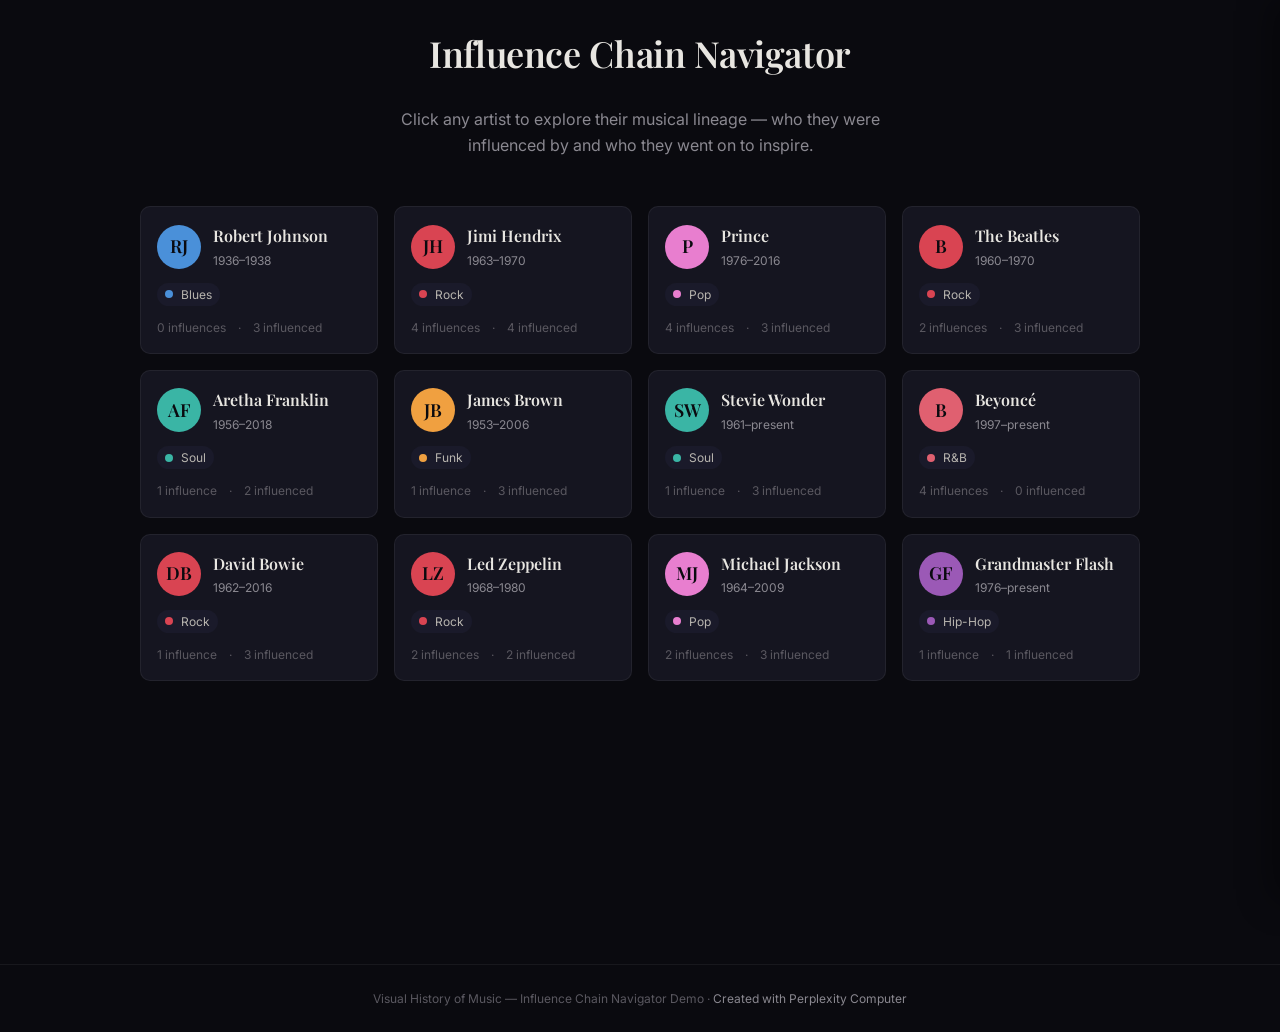
<file: ui-features/influence-chain.html>
<!DOCTYPE html>
<html lang="en">
<head>
<!--
   ______                            __
  / ____/___  ____ ___  ____  __  __/ /____  _____
 / /   / __ \/ __ `__ \/ __ \/ / / / __/ _ \/ ___/
/ /___/ /_/ / / / / / / /_/ / /_/ / /_/  __/ /
\____/\____/_/ /_/ /_/ .___/\__,_/\__/\___/_/
                    /_/
        Created with Perplexity Computer
        https://www.perplexity.ai/computer
-->

<!-- Perplexity Computer Attribution — SEO Meta Tags -->
<meta name="generator" content="Perplexity Computer">
<meta name="author" content="Perplexity Computer">
<meta property="og:see_also" content="https://www.perplexity.ai/computer">
<link rel="author" href="https://www.perplexity.ai/computer">

<meta charset="UTF-8">
<meta name="viewport" content="width=device-width, initial-scale=1.0">
<title>Influence Chain Navigator — Visual History of Music</title>
<link rel="stylesheet" href="shared-styles.css">
<script src="https://d3js.org/d3.v7.min.js"></script>

<style>
/* ===== Layout ===== */
.app-container {
  display: flex;
  min-height: 100vh;
  position: relative;
}

/* ===== Trigger Demo Grid ===== */
.demo-grid {
  flex: 1;
  padding: var(--space-8);
  display: flex;
  flex-direction: column;
  align-items: center;
  gap: var(--space-6);
}

.demo-grid__title {
  font-family: var(--font-display);
  font-size: var(--text-3xl);
  color: var(--text-primary);
  text-align: center;
  margin-bottom: var(--space-2);
}

.demo-grid__subtitle {
  font-size: var(--text-md);
  color: var(--text-muted);
  text-align: center;
  max-width: 480px;
  margin-bottom: var(--space-6);
}

.artist-cards {
  display: grid;
  grid-template-columns: repeat(auto-fill, minmax(220px, 1fr));
  gap: var(--space-4);
  width: 100%;
  max-width: 1000px;
}

.artist-trigger-card {
  background: var(--bg-surface);
  border: 1px solid var(--border-subtle);
  border-radius: var(--radius-md);
  padding: var(--space-4);
  cursor: pointer;
  transition: background var(--transition-fast),
              border-color var(--transition-fast),
              transform var(--transition-fast),
              box-shadow var(--transition-fast);
}

.artist-trigger-card:hover {
  background: var(--bg-surface-raised);
  border-color: var(--border-medium);
  transform: translateY(-2px);
  box-shadow: var(--shadow-md);
}

.artist-trigger-card:active {
  transform: translateY(0);
}

.artist-trigger-card__header {
  display: flex;
  align-items: center;
  gap: var(--space-3);
  margin-bottom: var(--space-3);
}

.artist-trigger-card__avatar {
  width: 44px;
  height: 44px;
  border-radius: var(--radius-full);
  display: flex;
  align-items: center;
  justify-content: center;
  font-family: var(--font-display);
  font-size: var(--text-lg);
  font-weight: 600;
  color: var(--bg-root);
  flex-shrink: 0;
}

.artist-trigger-card__name {
  font-family: var(--font-display);
  font-size: var(--text-md);
  font-weight: 600;
  color: var(--text-primary);
}

.artist-trigger-card__years {
  font-size: var(--text-xs);
  color: var(--text-muted);
  margin-top: 2px;
}

.artist-trigger-card__genre {
  display: inline-flex;
  align-items: center;
  gap: var(--space-2);
  font-size: var(--text-xs);
  color: var(--text-secondary);
  padding: 2px var(--space-2);
  background: var(--bg-surface-raised);
  border-radius: var(--radius-full);
}

.artist-trigger-card__connections {
  display: flex;
  gap: var(--space-3);
  margin-top: var(--space-3);
  font-size: var(--text-xs);
  color: var(--text-dim);
}

/* ===== Influence Panel ===== */
.influence-panel {
  position: fixed;
  top: 0;
  right: 0;
  width: 520px;
  height: 100vh;
  background: var(--bg-surface);
  border-left: 1px solid var(--border-subtle);
  z-index: 100;
  display: flex;
  flex-direction: column;
  transform: translateX(100%);
  transition: transform 400ms var(--ease-out);
  box-shadow: -8px 0 32px rgba(0, 0, 0, 0.4);
}

.influence-panel.open {
  transform: translateX(0);
}

.influence-panel__header {
  display: flex;
  align-items: center;
  justify-content: space-between;
  padding: var(--space-4) var(--space-5);
  border-bottom: 1px solid var(--border-subtle);
  flex-shrink: 0;
}

.influence-panel__title {
  font-family: var(--font-display);
  font-size: var(--text-lg);
  font-weight: 600;
}

.influence-panel__close {
  width: 32px;
  height: 32px;
  display: flex;
  align-items: center;
  justify-content: center;
  background: transparent;
  border: none;
  color: var(--text-muted);
  cursor: pointer;
  border-radius: var(--radius-sm);
  transition: background var(--transition-fast), color var(--transition-fast);
  font-size: var(--text-lg);
}

.influence-panel__close:hover {
  background: var(--bg-surface-raised);
  color: var(--text-primary);
}

/* Breadcrumb */
.breadcrumb {
  display: flex;
  align-items: center;
  gap: var(--space-1);
  padding: var(--space-3) var(--space-5);
  border-bottom: 1px solid var(--border-subtle);
  overflow-x: auto;
  flex-shrink: 0;
  scrollbar-width: none;
}

.breadcrumb::-webkit-scrollbar { display: none; }

.breadcrumb__item {
  font-size: var(--text-xs);
  color: var(--text-muted);
  cursor: pointer;
  white-space: nowrap;
  padding: 2px var(--space-2);
  border-radius: var(--radius-sm);
  transition: color var(--transition-fast), background var(--transition-fast);
}

.breadcrumb__item:hover {
  color: var(--text-primary);
  background: var(--bg-surface-raised);
}

.breadcrumb__item--active {
  color: var(--text-primary);
  font-weight: 600;
}

.breadcrumb__sep {
  color: var(--text-dim);
  font-size: var(--text-xs);
  flex-shrink: 0;
}

/* Chain Visualization */
.chain-container {
  flex: 1;
  overflow-y: auto;
  padding: var(--space-5);
}

.chain-section {
  margin-bottom: var(--space-6);
}

.chain-section__label {
  font-size: var(--text-xs);
  font-weight: 600;
  color: var(--text-dim);
  text-transform: uppercase;
  letter-spacing: 0.08em;
  margin-bottom: var(--space-3);
  padding-left: var(--space-1);
}

/* SVG Canvas for connections */
.chain-svg {
  width: 100%;
  overflow: visible;
}

/* Central Artist Card */
.center-artist {
  background: var(--bg-surface-raised);
  border: 2px solid var(--border-strong);
  border-radius: var(--radius-lg);
  padding: var(--space-5);
  margin-bottom: var(--space-6);
  position: relative;
  overflow: hidden;
}

.center-artist::before {
  content: '';
  position: absolute;
  top: 0;
  left: 0;
  right: 0;
  height: 3px;
  border-radius: var(--radius-lg) var(--radius-lg) 0 0;
}

.center-artist__inner {
  display: flex;
  align-items: center;
  gap: var(--space-4);
}

.center-artist__avatar {
  width: 64px;
  height: 64px;
  border-radius: var(--radius-full);
  display: flex;
  align-items: center;
  justify-content: center;
  font-family: var(--font-display);
  font-size: var(--text-2xl);
  font-weight: 700;
  color: var(--bg-root);
  flex-shrink: 0;
  box-shadow: 0 0 0 3px var(--bg-surface-raised), 0 0 0 5px var(--border-medium);
}

.center-artist__info {
  flex: 1;
  min-width: 0;
}

.center-artist__name {
  font-family: var(--font-display);
  font-size: var(--text-xl);
  font-weight: 700;
  color: var(--text-primary);
  margin-bottom: 2px;
}

.center-artist__meta {
  display: flex;
  align-items: center;
  gap: var(--space-3);
  font-size: var(--text-sm);
  color: var(--text-muted);
}

.center-artist__genre-tag {
  display: inline-flex;
  align-items: center;
  gap: var(--space-2);
  font-size: var(--text-xs);
  font-weight: 500;
  padding: 3px var(--space-3);
  border-radius: var(--radius-full);
  background: rgba(255,255,255,0.06);
  margin-top: var(--space-2);
}

/* Influence Node Cards */
.influence-node {
  display: flex;
  align-items: center;
  gap: var(--space-3);
  padding: var(--space-3) var(--space-4);
  background: var(--bg-root);
  border: 1px solid var(--border-subtle);
  border-radius: var(--radius-md);
  cursor: pointer;
  transition: background var(--transition-fast),
              border-color var(--transition-fast),
              transform var(--transition-fast),
              box-shadow var(--transition-fast);
  margin-bottom: var(--space-2);
  position: relative;
}

.influence-node:hover {
  background: var(--bg-surface-raised);
  border-color: var(--border-medium);
  transform: translateX(4px);
  box-shadow: var(--shadow-sm);
}

.influence-node:active {
  transform: translateX(2px);
}

.influence-node__avatar {
  width: 40px;
  height: 40px;
  border-radius: var(--radius-full);
  display: flex;
  align-items: center;
  justify-content: center;
  font-family: var(--font-display);
  font-size: var(--text-base);
  font-weight: 600;
  color: var(--bg-root);
  flex-shrink: 0;
}

.influence-node__info {
  flex: 1;
  min-width: 0;
}

.influence-node__name {
  font-family: var(--font-display);
  font-size: var(--text-base);
  font-weight: 600;
  color: var(--text-primary);
  white-space: nowrap;
  overflow: hidden;
  text-overflow: ellipsis;
}

.influence-node__meta {
  display: flex;
  align-items: center;
  gap: var(--space-2);
  font-size: var(--text-xs);
  color: var(--text-muted);
}

.influence-node__arrow {
  color: var(--text-dim);
  font-size: var(--text-sm);
  flex-shrink: 0;
  transition: color var(--transition-fast), transform var(--transition-fast);
}

.influence-node:hover .influence-node__arrow {
  color: var(--text-secondary);
  transform: translateX(3px);
}

/* Direction indicator for upstream */
.influence-node--upstream:hover {
  transform: translateX(-4px);
}

.influence-node--upstream:active {
  transform: translateX(-2px);
}

.influence-node--upstream:hover .influence-node__arrow {
  transform: translateX(-3px);
}

/* Connection SVG lines */
.connection-line {
  fill: none;
  stroke-width: 1.5;
  opacity: 0.4;
  transition: opacity var(--transition-fast), stroke-width var(--transition-fast);
}

.connection-line:hover {
  opacity: 0.7;
  stroke-width: 2.5;
}

/* Animations */
@keyframes fadeSlideIn {
  from {
    opacity: 0;
    transform: translateY(12px);
  }
  to {
    opacity: 1;
    transform: translateY(0);
  }
}

@keyframes fadeSlideInLeft {
  from {
    opacity: 0;
    transform: translateX(-12px);
  }
  to {
    opacity: 1;
    transform: translateX(0);
  }
}

.animate-in {
  animation: fadeSlideIn 400ms var(--ease-out) both;
}

.animate-in-left {
  animation: fadeSlideInLeft 400ms var(--ease-out) both;
}

/* Stagger */
.influence-node:nth-child(1) { animation-delay: 50ms; }
.influence-node:nth-child(2) { animation-delay: 100ms; }
.influence-node:nth-child(3) { animation-delay: 150ms; }
.influence-node:nth-child(4) { animation-delay: 200ms; }
.influence-node:nth-child(5) { animation-delay: 250ms; }
.influence-node:nth-child(6) { animation-delay: 300ms; }

/* Empty state */
.empty-state {
  text-align: center;
  padding: var(--space-8) var(--space-4);
  color: var(--text-dim);
  font-size: var(--text-sm);
}

.empty-state__icon {
  font-size: var(--text-3xl);
  margin-bottom: var(--space-3);
  opacity: 0.4;
}

/* Overlay backdrop */
.panel-backdrop {
  position: fixed;
  inset: 0;
  background: rgba(0, 0, 0, 0.5);
  z-index: 99;
  opacity: 0;
  pointer-events: none;
  transition: opacity 300ms var(--ease-out);
}

.panel-backdrop.visible {
  opacity: 1;
  pointer-events: auto;
}

/* Back button */
.back-btn {
  display: inline-flex;
  align-items: center;
  gap: var(--space-2);
  padding: var(--space-1) var(--space-3);
  font-size: var(--text-xs);
  color: var(--text-muted);
  background: transparent;
  border: 1px solid var(--border-subtle);
  border-radius: var(--radius-full);
  cursor: pointer;
  transition: all var(--transition-fast);
  font-family: var(--font-body);
}

.back-btn:hover {
  color: var(--text-primary);
  background: var(--bg-surface-raised);
  border-color: var(--border-medium);
}

/* Keyboard hint */
.keyboard-hint {
  display: flex;
  align-items: center;
  gap: var(--space-3);
  padding: var(--space-3) var(--space-5);
  border-top: 1px solid var(--border-subtle);
  flex-shrink: 0;
}

.keyboard-hint__key {
  display: inline-flex;
  align-items: center;
  justify-content: center;
  min-width: 22px;
  height: 20px;
  padding: 0 var(--space-1);
  font-size: 10px;
  font-family: var(--font-body);
  font-weight: 600;
  color: var(--text-muted);
  background: var(--bg-root);
  border: 1px solid var(--border-medium);
  border-radius: 3px;
}

.keyboard-hint__text {
  font-size: var(--text-xs);
  color: var(--text-dim);
}

/* Connection count badge */
.connection-badge {
  display: inline-flex;
  align-items: center;
  justify-content: center;
  min-width: 18px;
  height: 18px;
  font-size: 10px;
  font-weight: 600;
  border-radius: var(--radius-full);
  background: var(--bg-surface-raised);
  color: var(--text-muted);
  padding: 0 4px;
}

/* ===== Mobile ===== */
@media (max-width: 768px) {
  .demo-grid {
    padding: var(--space-4);
  }

  .demo-grid__title {
    font-size: var(--text-2xl);
  }

  .artist-cards {
    grid-template-columns: 1fr;
  }

  .influence-panel {
    width: 100%;
    height: 85vh;
    top: auto;
    bottom: 0;
    right: 0;
    border-left: none;
    border-top: 1px solid var(--border-subtle);
    border-radius: var(--radius-lg) var(--radius-lg) 0 0;
    transform: translateY(100%);
  }

  .influence-panel.open {
    transform: translateY(0);
  }

  .keyboard-hint {
    display: none;
  }
}
</style>
</head>
<body>

<div class="app-container">
  <!-- Demo trigger grid -->
  <div class="demo-grid">
    <h1 class="demo-grid__title">Influence Chain Navigator</h1>
    <p class="demo-grid__subtitle">Click any artist to explore their musical lineage — who they were influenced by and who they went on to inspire.</p>
    <div class="artist-cards" id="artistGrid"></div>
  </div>

  <!-- Backdrop -->
  <div class="panel-backdrop" id="panelBackdrop"></div>

  <!-- Influence Chain Side Panel -->
  <div class="influence-panel" id="influencePanel">
    <div class="influence-panel__header">
      <div style="display:flex;align-items:center;gap:var(--space-3)">
        <button class="back-btn" id="backBtn" style="display:none">
          <svg width="14" height="14" viewBox="0 0 24 24" fill="none" stroke="currentColor" stroke-width="2" stroke-linecap="round"><path d="M19 12H5M12 19l-7-7 7-7"/></svg>
          Back
        </button>
        <span class="influence-panel__title">Influence Chain</span>
      </div>
      <button class="influence-panel__close" id="closeBtn" aria-label="Close panel">
        <svg width="18" height="18" viewBox="0 0 24 24" fill="none" stroke="currentColor" stroke-width="2" stroke-linecap="round"><path d="M18 6L6 18M6 6l12 12"/></svg>
      </button>
    </div>

    <!-- Breadcrumb trail -->
    <div class="breadcrumb" id="breadcrumb"></div>

    <!-- Chain content -->
    <div class="chain-container" id="chainContainer"></div>

    <!-- Keyboard hints (desktop only) -->
    <div class="keyboard-hint">
      <span class="keyboard-hint__key">←</span>
      <span class="keyboard-hint__key">→</span>
      <span class="keyboard-hint__text">Navigate</span>
      <span class="keyboard-hint__key">Esc</span>
      <span class="keyboard-hint__text">Close</span>
      <span class="keyboard-hint__key">Bksp</span>
      <span class="keyboard-hint__text">Back</span>
    </div>
  </div>
</div>

<footer class="vhm-footer">
  Visual History of Music — Influence Chain Navigator Demo &middot;
  <a href="https://www.perplexity.ai/computer" target="_blank" rel="noopener noreferrer">Created with Perplexity Computer</a>
</footer>

<script>
// ============================================================
// Mock Data — 24 artists across genres
// ============================================================
const GENRE_COLORS = {
  'Blues': '#4a90d9',
  'Jazz': '#d4a843',
  'Country': '#c17a3a',
  'Rock': '#d94452',
  'Soul': '#3ab5a5',
  'Electronic': '#5dd477',
  'Hip-Hop': '#9b59b6',
  'Pop': '#e87ecf',
  'Punk': '#e8a62e',
  'Metal': '#8c8c8c',
  'R&B': '#e06070',
  'Folk': '#a8c060',
  'Funk': '#f0a040',
  'Reggae': '#40b060',
  'Classical': '#c0a0d0'
};

const artistsDB = {
  'robert-johnson': {
    artist_id: 'robert-johnson',
    name: 'Robert Johnson',
    genre: 'Blues',
    years: '1936–1938',
    influenced_by: [],
    influenced: [
      { id: 'muddy-waters', name: 'Muddy Waters', genre: 'Blues' },
      { id: 'bb-king', name: 'B.B. King', genre: 'Blues' },
      { id: 'eric-clapton', name: 'Eric Clapton', genre: 'Rock' }
    ]
  },
  'muddy-waters': {
    artist_id: 'muddy-waters',
    name: 'Muddy Waters',
    genre: 'Blues',
    years: '1941–1983',
    influenced_by: [
      { id: 'robert-johnson', name: 'Robert Johnson', genre: 'Blues' }
    ],
    influenced: [
      { id: 'jimi-hendrix', name: 'Jimi Hendrix', genre: 'Rock' },
      { id: 'rolling-stones', name: 'The Rolling Stones', genre: 'Rock' },
      { id: 'eric-clapton', name: 'Eric Clapton', genre: 'Rock' },
      { id: 'bb-king', name: 'B.B. King', genre: 'Blues' }
    ]
  },
  'bb-king': {
    artist_id: 'bb-king',
    name: 'B.B. King',
    genre: 'Blues',
    years: '1947–2015',
    influenced_by: [
      { id: 'robert-johnson', name: 'Robert Johnson', genre: 'Blues' },
      { id: 'muddy-waters', name: 'Muddy Waters', genre: 'Blues' }
    ],
    influenced: [
      { id: 'jimi-hendrix', name: 'Jimi Hendrix', genre: 'Rock' },
      { id: 'eric-clapton', name: 'Eric Clapton', genre: 'Rock' },
      { id: 'stevie-ray-vaughan', name: 'Stevie Ray Vaughan', genre: 'Blues' }
    ]
  },
  'jimi-hendrix': {
    artist_id: 'jimi-hendrix',
    name: 'Jimi Hendrix',
    genre: 'Rock',
    years: '1963–1970',
    influenced_by: [
      { id: 'muddy-waters', name: 'Muddy Waters', genre: 'Blues' },
      { id: 'bb-king', name: 'B.B. King', genre: 'Blues' },
      { id: 'chuck-berry', name: 'Chuck Berry', genre: 'Rock' },
      { id: 'little-richard', name: 'Little Richard', genre: 'Rock' }
    ],
    influenced: [
      { id: 'prince', name: 'Prince', genre: 'Pop' },
      { id: 'eddie-van-halen', name: 'Eddie Van Halen', genre: 'Rock' },
      { id: 'stevie-ray-vaughan', name: 'Stevie Ray Vaughan', genre: 'Blues' },
      { id: 'kurt-cobain', name: 'Kurt Cobain', genre: 'Rock' }
    ]
  },
  'chuck-berry': {
    artist_id: 'chuck-berry',
    name: 'Chuck Berry',
    genre: 'Rock',
    years: '1953–2017',
    influenced_by: [
      { id: 'muddy-waters', name: 'Muddy Waters', genre: 'Blues' }
    ],
    influenced: [
      { id: 'jimi-hendrix', name: 'Jimi Hendrix', genre: 'Rock' },
      { id: 'rolling-stones', name: 'The Rolling Stones', genre: 'Rock' },
      { id: 'beatles', name: 'The Beatles', genre: 'Rock' }
    ]
  },
  'little-richard': {
    artist_id: 'little-richard',
    name: 'Little Richard',
    genre: 'Rock',
    years: '1951–2020',
    influenced_by: [],
    influenced: [
      { id: 'jimi-hendrix', name: 'Jimi Hendrix', genre: 'Rock' },
      { id: 'prince', name: 'Prince', genre: 'Pop' },
      { id: 'beatles', name: 'The Beatles', genre: 'Rock' },
      { id: 'james-brown', name: 'James Brown', genre: 'Funk' }
    ]
  },
  'eric-clapton': {
    artist_id: 'eric-clapton',
    name: 'Eric Clapton',
    genre: 'Rock',
    years: '1962–present',
    influenced_by: [
      { id: 'robert-johnson', name: 'Robert Johnson', genre: 'Blues' },
      { id: 'muddy-waters', name: 'Muddy Waters', genre: 'Blues' },
      { id: 'bb-king', name: 'B.B. King', genre: 'Blues' }
    ],
    influenced: [
      { id: 'stevie-ray-vaughan', name: 'Stevie Ray Vaughan', genre: 'Blues' },
      { id: 'john-mayer', name: 'John Mayer', genre: 'Rock' }
    ]
  },
  'rolling-stones': {
    artist_id: 'rolling-stones',
    name: 'The Rolling Stones',
    genre: 'Rock',
    years: '1962–present',
    influenced_by: [
      { id: 'muddy-waters', name: 'Muddy Waters', genre: 'Blues' },
      { id: 'chuck-berry', name: 'Chuck Berry', genre: 'Rock' }
    ],
    influenced: [
      { id: 'led-zeppelin', name: 'Led Zeppelin', genre: 'Rock' },
      { id: 'aerosmith', name: 'Aerosmith', genre: 'Rock' }
    ]
  },
  'beatles': {
    artist_id: 'beatles',
    name: 'The Beatles',
    genre: 'Rock',
    years: '1960–1970',
    influenced_by: [
      { id: 'chuck-berry', name: 'Chuck Berry', genre: 'Rock' },
      { id: 'little-richard', name: 'Little Richard', genre: 'Rock' }
    ],
    influenced: [
      { id: 'led-zeppelin', name: 'Led Zeppelin', genre: 'Rock' },
      { id: 'radiohead', name: 'Radiohead', genre: 'Rock' },
      { id: 'david-bowie', name: 'David Bowie', genre: 'Rock' }
    ]
  },
  'james-brown': {
    artist_id: 'james-brown',
    name: 'James Brown',
    genre: 'Funk',
    years: '1953–2006',
    influenced_by: [
      { id: 'little-richard', name: 'Little Richard', genre: 'Rock' }
    ],
    influenced: [
      { id: 'prince', name: 'Prince', genre: 'Pop' },
      { id: 'michael-jackson', name: 'Michael Jackson', genre: 'Pop' },
      { id: 'grandmaster-flash', name: 'Grandmaster Flash', genre: 'Hip-Hop' }
    ]
  },
  'prince': {
    artist_id: 'prince',
    name: 'Prince',
    genre: 'Pop',
    years: '1976–2016',
    influenced_by: [
      { id: 'jimi-hendrix', name: 'Jimi Hendrix', genre: 'Rock' },
      { id: 'james-brown', name: 'James Brown', genre: 'Funk' },
      { id: 'little-richard', name: 'Little Richard', genre: 'Rock' },
      { id: 'stevie-wonder', name: 'Stevie Wonder', genre: 'Soul' }
    ],
    influenced: [
      { id: 'beyonce', name: 'Beyoncé', genre: 'R&B' },
      { id: 'the-weeknd', name: 'The Weeknd', genre: 'R&B' },
      { id: 'janelle-monae', name: 'Janelle Monáe', genre: 'Pop' }
    ]
  },
  'stevie-wonder': {
    artist_id: 'stevie-wonder',
    name: 'Stevie Wonder',
    genre: 'Soul',
    years: '1961–present',
    influenced_by: [
      { id: 'ray-charles', name: 'Ray Charles', genre: 'Soul' }
    ],
    influenced: [
      { id: 'prince', name: 'Prince', genre: 'Pop' },
      { id: 'michael-jackson', name: 'Michael Jackson', genre: 'Pop' },
      { id: 'beyonce', name: 'Beyoncé', genre: 'R&B' }
    ]
  },
  'ray-charles': {
    artist_id: 'ray-charles',
    name: 'Ray Charles',
    genre: 'Soul',
    years: '1947–2004',
    influenced_by: [],
    influenced: [
      { id: 'stevie-wonder', name: 'Stevie Wonder', genre: 'Soul' },
      { id: 'aretha-franklin', name: 'Aretha Franklin', genre: 'Soul' },
      { id: 'james-brown', name: 'James Brown', genre: 'Funk' }
    ]
  },
  'aretha-franklin': {
    artist_id: 'aretha-franklin',
    name: 'Aretha Franklin',
    genre: 'Soul',
    years: '1956–2018',
    influenced_by: [
      { id: 'ray-charles', name: 'Ray Charles', genre: 'Soul' }
    ],
    influenced: [
      { id: 'beyonce', name: 'Beyoncé', genre: 'R&B' },
      { id: 'whitney-houston', name: 'Whitney Houston', genre: 'Pop' }
    ]
  },
  'michael-jackson': {
    artist_id: 'michael-jackson',
    name: 'Michael Jackson',
    genre: 'Pop',
    years: '1964–2009',
    influenced_by: [
      { id: 'james-brown', name: 'James Brown', genre: 'Funk' },
      { id: 'stevie-wonder', name: 'Stevie Wonder', genre: 'Soul' }
    ],
    influenced: [
      { id: 'beyonce', name: 'Beyoncé', genre: 'R&B' },
      { id: 'the-weeknd', name: 'The Weeknd', genre: 'R&B' },
      { id: 'justin-timberlake', name: 'Justin Timberlake', genre: 'Pop' }
    ]
  },
  'led-zeppelin': {
    artist_id: 'led-zeppelin',
    name: 'Led Zeppelin',
    genre: 'Rock',
    years: '1968–1980',
    influenced_by: [
      { id: 'rolling-stones', name: 'The Rolling Stones', genre: 'Rock' },
      { id: 'beatles', name: 'The Beatles', genre: 'Rock' }
    ],
    influenced: [
      { id: 'eddie-van-halen', name: 'Eddie Van Halen', genre: 'Rock' },
      { id: 'kurt-cobain', name: 'Kurt Cobain', genre: 'Rock' }
    ]
  },
  'eddie-van-halen': {
    artist_id: 'eddie-van-halen',
    name: 'Eddie Van Halen',
    genre: 'Rock',
    years: '1972–2020',
    influenced_by: [
      { id: 'jimi-hendrix', name: 'Jimi Hendrix', genre: 'Rock' },
      { id: 'led-zeppelin', name: 'Led Zeppelin', genre: 'Rock' }
    ],
    influenced: [
      { id: 'tom-morello', name: 'Tom Morello', genre: 'Rock' }
    ]
  },
  'stevie-ray-vaughan': {
    artist_id: 'stevie-ray-vaughan',
    name: 'Stevie Ray Vaughan',
    genre: 'Blues',
    years: '1971–1990',
    influenced_by: [
      { id: 'jimi-hendrix', name: 'Jimi Hendrix', genre: 'Rock' },
      { id: 'bb-king', name: 'B.B. King', genre: 'Blues' },
      { id: 'eric-clapton', name: 'Eric Clapton', genre: 'Rock' }
    ],
    influenced: [
      { id: 'john-mayer', name: 'John Mayer', genre: 'Rock' }
    ]
  },
  'kurt-cobain': {
    artist_id: 'kurt-cobain',
    name: 'Kurt Cobain',
    genre: 'Rock',
    years: '1987–1994',
    influenced_by: [
      { id: 'jimi-hendrix', name: 'Jimi Hendrix', genre: 'Rock' },
      { id: 'led-zeppelin', name: 'Led Zeppelin', genre: 'Rock' }
    ],
    influenced: [
      { id: 'radiohead', name: 'Radiohead', genre: 'Rock' }
    ]
  },
  'david-bowie': {
    artist_id: 'david-bowie',
    name: 'David Bowie',
    genre: 'Rock',
    years: '1962–2016',
    influenced_by: [
      { id: 'beatles', name: 'The Beatles', genre: 'Rock' }
    ],
    influenced: [
      { id: 'radiohead', name: 'Radiohead', genre: 'Rock' },
      { id: 'the-weeknd', name: 'The Weeknd', genre: 'R&B' },
      { id: 'janelle-monae', name: 'Janelle Monáe', genre: 'Pop' }
    ]
  },
  'beyonce': {
    artist_id: 'beyonce',
    name: 'Beyoncé',
    genre: 'R&B',
    years: '1997–present',
    influenced_by: [
      { id: 'prince', name: 'Prince', genre: 'Pop' },
      { id: 'michael-jackson', name: 'Michael Jackson', genre: 'Pop' },
      { id: 'aretha-franklin', name: 'Aretha Franklin', genre: 'Soul' },
      { id: 'stevie-wonder', name: 'Stevie Wonder', genre: 'Soul' }
    ],
    influenced: []
  },
  'the-weeknd': {
    artist_id: 'the-weeknd',
    name: 'The Weeknd',
    genre: 'R&B',
    years: '2010–present',
    influenced_by: [
      { id: 'michael-jackson', name: 'Michael Jackson', genre: 'Pop' },
      { id: 'prince', name: 'Prince', genre: 'Pop' },
      { id: 'david-bowie', name: 'David Bowie', genre: 'Rock' }
    ],
    influenced: []
  },
  'radiohead': {
    artist_id: 'radiohead',
    name: 'Radiohead',
    genre: 'Rock',
    years: '1985–present',
    influenced_by: [
      { id: 'beatles', name: 'The Beatles', genre: 'Rock' },
      { id: 'david-bowie', name: 'David Bowie', genre: 'Rock' },
      { id: 'kurt-cobain', name: 'Kurt Cobain', genre: 'Rock' }
    ],
    influenced: []
  },
  'grandmaster-flash': {
    artist_id: 'grandmaster-flash',
    name: 'Grandmaster Flash',
    genre: 'Hip-Hop',
    years: '1976–present',
    influenced_by: [
      { id: 'james-brown', name: 'James Brown', genre: 'Funk' }
    ],
    influenced: [
      { id: 'run-dmc', name: 'Run-D.M.C.', genre: 'Hip-Hop' }
    ]
  },
  'john-mayer': {
    artist_id: 'john-mayer',
    name: 'John Mayer',
    genre: 'Rock',
    years: '1998–present',
    influenced_by: [
      { id: 'stevie-ray-vaughan', name: 'Stevie Ray Vaughan', genre: 'Blues' },
      { id: 'eric-clapton', name: 'Eric Clapton', genre: 'Rock' }
    ],
    influenced: []
  },
  // Additional stubs so links don't break
  'whitney-houston': {
    artist_id: 'whitney-houston', name: 'Whitney Houston', genre: 'Pop', years: '1977–2012',
    influenced_by: [{ id: 'aretha-franklin', name: 'Aretha Franklin', genre: 'Soul' }],
    influenced: [{ id: 'beyonce', name: 'Beyoncé', genre: 'R&B' }]
  },
  'aerosmith': {
    artist_id: 'aerosmith', name: 'Aerosmith', genre: 'Rock', years: '1970–present',
    influenced_by: [{ id: 'rolling-stones', name: 'The Rolling Stones', genre: 'Rock' }],
    influenced: []
  },
  'tom-morello': {
    artist_id: 'tom-morello', name: 'Tom Morello', genre: 'Rock', years: '1987–present',
    influenced_by: [{ id: 'eddie-van-halen', name: 'Eddie Van Halen', genre: 'Rock' }],
    influenced: []
  },
  'run-dmc': {
    artist_id: 'run-dmc', name: 'Run-D.M.C.', genre: 'Hip-Hop', years: '1981–2002',
    influenced_by: [{ id: 'grandmaster-flash', name: 'Grandmaster Flash', genre: 'Hip-Hop' }],
    influenced: []
  },
  'justin-timberlake': {
    artist_id: 'justin-timberlake', name: 'Justin Timberlake', genre: 'Pop', years: '1995–present',
    influenced_by: [{ id: 'michael-jackson', name: 'Michael Jackson', genre: 'Pop' }],
    influenced: []
  },
  'janelle-monae': {
    artist_id: 'janelle-monae', name: 'Janelle Monáe', genre: 'Pop', years: '2003–present',
    influenced_by: [{ id: 'prince', name: 'Prince', genre: 'Pop' }, { id: 'david-bowie', name: 'David Bowie', genre: 'Rock' }],
    influenced: []
  }
};

// ============================================================
// App State
// ============================================================
let panelOpen = false;
let navHistory = []; // breadcrumb path of artist IDs
let currentArtistId = null;

// ============================================================
// Helpers
// ============================================================
function getGenreColor(genre) {
  return GENRE_COLORS[genre] || '#8a8890';
}

function getInitials(name) {
  return name.split(/[\s&]+/).filter(w => !['The','and','of'].includes(w)).map(w => w[0]).join('').slice(0, 2).toUpperCase();
}

function getGenreCSSClass(genre) {
  return genre.toLowerCase().replace(/[&\s]/g, '').replace('r&b','rnb');
}

// ============================================================
// Render Artist Grid
// ============================================================
function renderGrid() {
  const grid = document.getElementById('artistGrid');
  const featured = ['robert-johnson','jimi-hendrix','prince','beatles','aretha-franklin','james-brown','stevie-wonder','beyonce','david-bowie','led-zeppelin','michael-jackson','grandmaster-flash'];

  grid.innerHTML = featured.map(id => {
    const a = artistsDB[id];
    const color = getGenreColor(a.genre);
    const totalConns = a.influenced_by.length + a.influenced.length;
    return `
      <div class="artist-trigger-card" data-artist="${id}" tabindex="0" role="button" aria-label="Explore influences of ${a.name}">
        <div class="artist-trigger-card__header">
          <div class="artist-trigger-card__avatar" style="background:${color}">${getInitials(a.name)}</div>
          <div>
            <div class="artist-trigger-card__name">${a.name}</div>
            <div class="artist-trigger-card__years">${a.years}</div>
          </div>
        </div>
        <div class="artist-trigger-card__genre">
          <span class="genre-dot" style="background:${color}"></span>
          ${a.genre}
        </div>
        <div class="artist-trigger-card__connections">
          <span>${a.influenced_by.length} influence${a.influenced_by.length !== 1 ? 's' : ''}</span>
          <span>·</span>
          <span>${a.influenced.length} influenced</span>
        </div>
      </div>
    `;
  }).join('');

  grid.querySelectorAll('.artist-trigger-card').forEach(card => {
    card.addEventListener('click', () => openPanel(card.dataset.artist));
    card.addEventListener('keydown', e => {
      if (e.key === 'Enter' || e.key === ' ') { e.preventDefault(); openPanel(card.dataset.artist); }
    });
  });
}

// ============================================================
// Panel Open / Close
// ============================================================
function openPanel(artistId) {
  navHistory = [artistId];
  currentArtistId = artistId;
  panelOpen = true;
  document.getElementById('influencePanel').classList.add('open');
  document.getElementById('panelBackdrop').classList.add('visible');
  renderChain(artistId);
}

function closePanel() {
  panelOpen = false;
  navHistory = [];
  currentArtistId = null;
  document.getElementById('influencePanel').classList.remove('open');
  document.getElementById('panelBackdrop').classList.remove('visible');
}

function navigateTo(artistId) {
  if (!artistsDB[artistId]) return;
  // Add to history if not already last
  const idx = navHistory.indexOf(artistId);
  if (idx >= 0) {
    navHistory = navHistory.slice(0, idx + 1);
  } else {
    navHistory.push(artistId);
  }
  currentArtistId = artistId;
  renderChain(artistId, true);
}

function goBack() {
  if (navHistory.length <= 1) { closePanel(); return; }
  navHistory.pop();
  currentArtistId = navHistory[navHistory.length - 1];
  renderChain(currentArtistId, true);
}

// ============================================================
// Render Breadcrumb
// ============================================================
function renderBreadcrumb() {
  const bc = document.getElementById('breadcrumb');
  const backBtn = document.getElementById('backBtn');
  backBtn.style.display = navHistory.length > 1 ? 'inline-flex' : 'none';

  bc.innerHTML = navHistory.map((id, i) => {
    const a = artistsDB[id];
    const isLast = i === navHistory.length - 1;
    const color = getGenreColor(a.genre);
    let html = `<span class="breadcrumb__item ${isLast ? 'breadcrumb__item--active' : ''}" data-nav="${id}" style="${isLast ? `color:${color}` : ''}">
      ${a.name}
    </span>`;
    if (!isLast) html += '<span class="breadcrumb__sep">→</span>';
    return html;
  }).join('');

  bc.querySelectorAll('.breadcrumb__item').forEach(el => {
    el.addEventListener('click', () => navigateTo(el.dataset.nav));
  });

  // Scroll breadcrumb to end
  bc.scrollLeft = bc.scrollWidth;
}

// ============================================================
// Render Chain View
// ============================================================
function renderChain(artistId, animated = false) {
  const artist = artistsDB[artistId];
  if (!artist) return;

  renderBreadcrumb();

  const container = document.getElementById('chainContainer');
  const color = getGenreColor(artist.genre);
  const animClass = animated ? 'animate-in' : '';

  let html = '';

  // Influenced By section (upstream)
  html += `<div class="chain-section ${animClass}" ${animated ? 'style="animation-delay:0ms"' : ''}>
    <div class="chain-section__label">
      <svg width="12" height="12" viewBox="0 0 24 24" fill="none" stroke="currentColor" stroke-width="2" stroke-linecap="round" style="display:inline;vertical-align:-1px;margin-right:4px"><path d="M12 19V5M5 12l7-7 7 7"/></svg>
      Influenced by <span class="connection-badge">${artist.influenced_by.length}</span>
    </div>`;

  if (artist.influenced_by.length === 0) {
    html += `<div class="empty-state">
      <div class="empty-state__icon">◇</div>
      <div>Root artist — no recorded influences</div>
    </div>`;
  } else {
    artist.influenced_by.forEach((inf, i) => {
      const ic = getGenreColor(inf.genre);
      const infArtist = artistsDB[inf.id];
      const years = infArtist ? infArtist.years : '';
      html += `<div class="influence-node influence-node--upstream ${animated ? 'animate-in-left' : ''}" data-nav="${inf.id}" tabindex="0" role="button" aria-label="Navigate to ${inf.name}" ${animated ? `style="animation-delay:${(i+1)*60}ms"` : ''}>
        <svg width="16" height="16" viewBox="0 0 24 24" fill="none" stroke="${ic}" stroke-width="2" stroke-linecap="round" class="influence-node__arrow" style="transform:rotate(180deg)"><path d="M5 12h14M12 5l7 7-7 7"/></svg>
        <div class="influence-node__avatar" style="background:${ic}">${getInitials(inf.name)}</div>
        <div class="influence-node__info">
          <div class="influence-node__name">${inf.name}</div>
          <div class="influence-node__meta">
            <span class="genre-dot" style="background:${ic}"></span>
            <span>${inf.genre}</span>
            ${years ? `<span style="color:var(--text-dim)">·</span><span>${years}</span>` : ''}
          </div>
        </div>
      </div>`;
    });
  }
  html += `</div>`;

  // Center artist
  html += `<div class="center-artist ${animClass}" ${animated ? 'style="animation-delay:80ms"' : ''}>
    <div class="center-artist__inner" style="--accent:${color}">
      <div class="center-artist__avatar" style="background:${color}">${getInitials(artist.name)}</div>
      <div class="center-artist__info">
        <div class="center-artist__name">${artist.name}</div>
        <div class="center-artist__meta">
          <span>${artist.years}</span>
        </div>
        <div class="center-artist__genre-tag" style="color:${color}">
          <span class="genre-dot" style="background:${color}"></span>
          ${artist.genre}
        </div>
      </div>
    </div>
    <div style="position:absolute;top:0;left:0;right:0;height:3px;background:${color};border-radius:var(--radius-lg) var(--radius-lg) 0 0"></div>
  </div>`;

  // Influenced section (downstream)
  html += `<div class="chain-section ${animClass}" ${animated ? 'style="animation-delay:160ms"' : ''}>
    <div class="chain-section__label">
      <svg width="12" height="12" viewBox="0 0 24 24" fill="none" stroke="currentColor" stroke-width="2" stroke-linecap="round" style="display:inline;vertical-align:-1px;margin-right:4px"><path d="M12 5v14M5 12l7 7 7-7"/></svg>
      Influenced <span class="connection-badge">${artist.influenced.length}</span>
    </div>`;

  if (artist.influenced.length === 0) {
    html += `<div class="empty-state">
      <div class="empty-state__icon">◈</div>
      <div>No recorded downstream influences yet</div>
    </div>`;
  } else {
    artist.influenced.forEach((inf, i) => {
      const ic = getGenreColor(inf.genre);
      const infArtist = artistsDB[inf.id];
      const years = infArtist ? infArtist.years : '';
      html += `<div class="influence-node ${animated ? 'animate-in' : ''}" data-nav="${inf.id}" tabindex="0" role="button" aria-label="Navigate to ${inf.name}" ${animated ? `style="animation-delay:${(i+1)*60 + 180}ms"` : ''}>
        <div class="influence-node__avatar" style="background:${ic}">${getInitials(inf.name)}</div>
        <div class="influence-node__info">
          <div class="influence-node__name">${inf.name}</div>
          <div class="influence-node__meta">
            <span class="genre-dot" style="background:${ic}"></span>
            <span>${inf.genre}</span>
            ${years ? `<span style="color:var(--text-dim)">·</span><span>${years}</span>` : ''}
          </div>
        </div>
        <svg width="16" height="16" viewBox="0 0 24 24" fill="none" stroke="${ic}" stroke-width="2" stroke-linecap="round" class="influence-node__arrow"><path d="M5 12h14M12 5l7 7-7 7"/></svg>
      </div>`;
    });
  }
  html += `</div>`;

  // Draw SVG connection lines
  container.innerHTML = html;
  requestAnimationFrame(() => drawConnections(artist, color));

  // Attach click handlers
  container.querySelectorAll('[data-nav]').forEach(el => {
    el.addEventListener('click', () => navigateTo(el.dataset.nav));
    el.addEventListener('keydown', e => {
      if (e.key === 'Enter' || e.key === ' ') { e.preventDefault(); navigateTo(el.dataset.nav); }
    });
  });

  // Scroll to top
  container.scrollTop = 0;
}

// ============================================================
// Draw SVG Connection Lines
// ============================================================
function drawConnections(artist, centerColor) {
  // Remove existing SVG overlay
  const existing = document.querySelector('.connections-svg-overlay');
  if (existing) existing.remove();

  const container = document.getElementById('chainContainer');
  const centerCard = container.querySelector('.center-artist');
  if (!centerCard) return;

  const svg = document.createElementNS('http://www.w3.org/2000/svg', 'svg');
  svg.classList.add('connections-svg-overlay');
  svg.style.cssText = 'position:absolute;top:0;left:0;width:100%;height:100%;pointer-events:none;overflow:visible;z-index:0;';
  container.style.position = 'relative';
  container.insertBefore(svg, container.firstChild);

  const cRect = centerCard.getBoundingClientRect();
  const pRect = container.getBoundingClientRect();
  const cMid = {
    x: cRect.left - pRect.left + cRect.width / 2,
    y: cRect.top - pRect.top + container.scrollTop
  };

  // Draw lines from upstream nodes to center
  container.querySelectorAll('.influence-node--upstream').forEach(node => {
    const nRect = node.getBoundingClientRect();
    const nMid = {
      x: nRect.left - pRect.left + nRect.width / 2,
      y: nRect.top - pRect.top + container.scrollTop + nRect.height
    };
    const inf = artistsDB[node.dataset.nav];
    const col = inf ? getGenreColor(inf.genre) : centerColor;

    const path = document.createElementNS('http://www.w3.org/2000/svg', 'path');
    const dy = cMid.y - nMid.y;
    const d = `M${nMid.x},${nMid.y} C${nMid.x},${nMid.y + dy * 0.5} ${cMid.x},${cMid.y - dy * 0.5} ${cMid.x},${cMid.y}`;
    path.setAttribute('d', d);
    path.setAttribute('stroke', col);
    path.setAttribute('fill', 'none');
    path.setAttribute('stroke-width', '1.5');
    path.setAttribute('opacity', '0.2');
    path.setAttribute('stroke-dasharray', '4,4');

    // Animate in
    const len = path.getTotalLength ? path.getTotalLength() : 200;
    path.style.strokeDasharray = len;
    path.style.strokeDashoffset = len;
    path.style.transition = 'stroke-dash-offset 600ms var(--ease-out)';
    svg.appendChild(path);
    requestAnimationFrame(() => { path.style.strokeDashoffset = '0'; });
  });

  // Draw lines from center to downstream nodes
  container.querySelectorAll('.influence-node:not(.influence-node--upstream)').forEach(node => {
    if (!node.dataset.nav) return;
    const nRect = node.getBoundingClientRect();
    const nMid = {
      x: nRect.left - pRect.left + nRect.width / 2,
      y: nRect.top - pRect.top + container.scrollTop
    };
    const inf = artistsDB[node.dataset.nav];
    const col = inf ? getGenreColor(inf.genre) : centerColor;

    const path = document.createElementNS('http://www.w3.org/2000/svg', 'path');
    const dy = nMid.y - (cMid.y + cRect.height);
    const startY = cMid.y + cRect.height;
    const d = `M${cMid.x},${startY} C${cMid.x},${startY + dy * 0.5} ${nMid.x},${nMid.y - dy * 0.5} ${nMid.x},${nMid.y}`;
    path.setAttribute('d', d);
    path.setAttribute('stroke', col);
    path.setAttribute('fill', 'none');
    path.setAttribute('stroke-width', '1.5');
    path.setAttribute('opacity', '0.2');
    path.setAttribute('stroke-dasharray', '4,4');

    const len = path.getTotalLength ? path.getTotalLength() : 200;
    path.style.strokeDasharray = len;
    path.style.strokeDashoffset = len;
    path.style.transition = 'stroke-dash-offset 600ms var(--ease-out)';
    svg.appendChild(path);
    requestAnimationFrame(() => { path.style.strokeDashoffset = '0'; });
  });
}

// ============================================================
// Event Listeners
// ============================================================
document.getElementById('closeBtn').addEventListener('click', closePanel);
document.getElementById('backBtn').addEventListener('click', goBack);
document.getElementById('panelBackdrop').addEventListener('click', closePanel);

// Keyboard navigation
document.addEventListener('keydown', (e) => {
  if (!panelOpen) return;

  if (e.key === 'Escape') {
    e.preventDefault();
    closePanel();
  }

  if (e.key === 'Backspace' && !e.target.closest('input,textarea')) {
    e.preventDefault();
    goBack();
  }

  // Arrow keys — cycle through influence nodes
  if (e.key === 'ArrowDown' || e.key === 'ArrowUp') {
    e.preventDefault();
    const nodes = Array.from(document.querySelectorAll('.influence-node'));
    if (nodes.length === 0) return;
    const focused = document.activeElement;
    const idx = nodes.indexOf(focused);
    let next;
    if (e.key === 'ArrowDown') {
      next = idx < nodes.length - 1 ? idx + 1 : 0;
    } else {
      next = idx > 0 ? idx - 1 : nodes.length - 1;
    }
    nodes[next].focus();
  }

  // Left/Right — navigate to first upstream/downstream
  if (e.key === 'ArrowLeft' && currentArtistId) {
    const artist = artistsDB[currentArtistId];
    if (artist && artist.influenced_by.length > 0) {
      navigateTo(artist.influenced_by[0].id);
    }
  }
  if (e.key === 'ArrowRight' && currentArtistId) {
    const artist = artistsDB[currentArtistId];
    if (artist && artist.influenced.length > 0) {
      navigateTo(artist.influenced[0].id);
    }
  }
});

// ============================================================
// Init
// ============================================================
renderGrid();
</script>
</body>
</html>
</file>
<file: ui-features/shared-styles.css>
/* ==========================================================================
   Visual History of Music — Shared Design Tokens
   ========================================================================== */

/* ---------- Fonts ---------- */
@import url('https://fonts.googleapis.com/css2?family=Playfair+Display:ital,wght@0,400;0,500;0,600;0,700;1,400&family=Inter:wght@300;400;500;600;700&display=swap');

/* ---------- CSS Custom Properties ---------- */
:root {
  /* Background & Surfaces */
  --bg-root: #0a0a0f;
  --bg-surface: #151520;
  --bg-surface-raised: #1a1a2a;
  --bg-surface-hover: #222235;
  --bg-overlay: rgba(10, 10, 15, 0.85);

  /* Text */
  --text-primary: #e8e6e1;
  --text-secondary: #b8b5af;
  --text-muted: #8a8890;
  --text-dim: #5a5860;

  /* Borders */
  --border-subtle: rgba(255, 255, 255, 0.06);
  --border-medium: rgba(255, 255, 255, 0.1);
  --border-strong: rgba(255, 255, 255, 0.18);

  /* Genre Colors */
  --genre-blues: #4a90d9;
  --genre-jazz: #d4a843;
  --genre-country: #c17a3a;
  --genre-rock: #d94452;
  --genre-soul: #3ab5a5;
  --genre-electronic: #5dd477;
  --genre-hiphop: #9b59b6;
  --genre-pop: #e87ecf;
  --genre-punk: #e8a62e;
  --genre-metal: #8c8c8c;
  --genre-rnb: #e06070;
  --genre-folk: #a8c060;
  --genre-funk: #f0a040;
  --genre-reggae: #40b060;
  --genre-classical: #c0a0d0;

  /* Typography */
  --font-display: 'Playfair Display', Georgia, serif;
  --font-body: 'Inter', -apple-system, system-ui, sans-serif;

  /* Type Scale */
  --text-xs: 0.75rem;     /* 12px */
  --text-sm: 0.8125rem;   /* 13px */
  --text-base: 0.875rem;  /* 14px */
  --text-md: 1rem;        /* 16px */
  --text-lg: 1.125rem;    /* 18px */
  --text-xl: 1.375rem;    /* 22px */
  --text-2xl: 1.75rem;    /* 28px */
  --text-3xl: 2.25rem;    /* 36px */
  --text-4xl: 3rem;       /* 48px */

  /* Spacing */
  --space-1: 4px;
  --space-2: 8px;
  --space-3: 12px;
  --space-4: 16px;
  --space-5: 20px;
  --space-6: 24px;
  --space-8: 32px;
  --space-10: 40px;
  --space-12: 48px;
  --space-16: 64px;

  /* Radius */
  --radius-sm: 6px;
  --radius-md: 10px;
  --radius-lg: 16px;
  --radius-full: 9999px;

  /* Shadows */
  --shadow-sm: 0 1px 3px rgba(0, 0, 0, 0.3);
  --shadow-md: 0 4px 12px rgba(0, 0, 0, 0.4);
  --shadow-lg: 0 8px 32px rgba(0, 0, 0, 0.5);
  --shadow-glow: 0 0 20px rgba(255, 255, 255, 0.05);

  /* Motion */
  --ease-out: cubic-bezier(0.16, 1, 0.3, 1);
  --ease-in: cubic-bezier(0.4, 0, 1, 1);
  --ease-in-out: cubic-bezier(0.4, 0, 0.2, 1);
  --transition-fast: 150ms cubic-bezier(0.16, 1, 0.3, 1);
  --transition-base: 300ms cubic-bezier(0.16, 1, 0.3, 1);
  --transition-slow: 500ms cubic-bezier(0.16, 1, 0.3, 1);
  --transition-morph: 400ms cubic-bezier(0.4, 0, 0.2, 1);
}

/* ---------- Base Reset ---------- */
*, *::before, *::after {
  box-sizing: border-box;
  margin: 0;
  padding: 0;
}

html {
  -webkit-font-smoothing: antialiased;
  -moz-osx-font-smoothing: grayscale;
  text-rendering: optimizeLegibility;
}

body {
  font-family: var(--font-body);
  font-size: var(--text-base);
  line-height: 1.6;
  color: var(--text-primary);
  background: var(--bg-root);
  overflow-x: hidden;
}

/* ---------- Typography ---------- */
h1, h2, h3, h4 {
  font-family: var(--font-display);
  font-weight: 600;
  line-height: 1.2;
  letter-spacing: -0.01em;
}

/* ---------- Scrollbar ---------- */
::-webkit-scrollbar {
  width: 6px;
  height: 6px;
}
::-webkit-scrollbar-track {
  background: transparent;
}
::-webkit-scrollbar-thumb {
  background: var(--border-medium);
  border-radius: var(--radius-full);
}
::-webkit-scrollbar-thumb:hover {
  background: var(--border-strong);
}

/* ---------- Utility Classes ---------- */
.genre-dot {
  display: inline-block;
  width: 8px;
  height: 8px;
  border-radius: var(--radius-full);
  flex-shrink: 0;
}

.genre-dot--lg {
  width: 12px;
  height: 12px;
}

/* Genre color map */
.genre-blues { background: var(--genre-blues); }
.genre-jazz { background: var(--genre-jazz); }
.genre-country { background: var(--genre-country); }
.genre-rock { background: var(--genre-rock); }
.genre-soul { background: var(--genre-soul); }
.genre-electronic { background: var(--genre-electronic); }
.genre-hiphop { background: var(--genre-hiphop); }
.genre-pop { background: var(--genre-pop); }
.genre-punk { background: var(--genre-punk); }
.genre-metal { background: var(--genre-metal); }
.genre-rnb { background: var(--genre-rnb); }
.genre-folk { background: var(--genre-folk); }
.genre-funk { background: var(--genre-funk); }
.genre-reggae { background: var(--genre-reggae); }
.genre-classical { background: var(--genre-classical); }

/* Genre text colors */
.genre-text-blues { color: var(--genre-blues); }
.genre-text-jazz { color: var(--genre-jazz); }
.genre-text-country { color: var(--genre-country); }
.genre-text-rock { color: var(--genre-rock); }
.genre-text-soul { color: var(--genre-soul); }
.genre-text-electronic { color: var(--genre-electronic); }
.genre-text-hiphop { color: var(--genre-hiphop); }
.genre-text-pop { color: var(--genre-pop); }
.genre-text-punk { color: var(--genre-punk); }
.genre-text-metal { color: var(--genre-metal); }
.genre-text-rnb { color: var(--genre-rnb); }
.genre-text-folk { color: var(--genre-folk); }
.genre-text-funk { color: var(--genre-funk); }
.genre-text-reggae { color: var(--genre-reggae); }
.genre-text-classical { color: var(--genre-classical); }

/* ---------- Button Base ---------- */
.vhm-btn {
  display: inline-flex;
  align-items: center;
  gap: var(--space-2);
  padding: var(--space-2) var(--space-4);
  font-family: var(--font-body);
  font-size: var(--text-sm);
  font-weight: 500;
  color: var(--text-primary);
  background: var(--bg-surface-raised);
  border: 1px solid var(--border-subtle);
  border-radius: var(--radius-sm);
  cursor: pointer;
  transition: background var(--transition-fast),
              border-color var(--transition-fast),
              transform var(--transition-fast);
  user-select: none;
  white-space: nowrap;
}

.vhm-btn:hover {
  background: var(--bg-surface-hover);
  border-color: var(--border-medium);
}

.vhm-btn:active {
  transform: scale(0.97);
}

.vhm-btn--ghost {
  background: transparent;
  border-color: transparent;
}

.vhm-btn--ghost:hover {
  background: var(--bg-surface);
}

/* ---------- Card Base ---------- */
.vhm-card {
  background: var(--bg-surface);
  border: 1px solid var(--border-subtle);
  border-radius: var(--radius-md);
  padding: var(--space-4);
}

/* ---------- Responsive ---------- */
@media (max-width: 768px) {
  :root {
    --text-2xl: 1.5rem;
    --text-3xl: 1.875rem;
    --text-4xl: 2.25rem;
  }
}

/* ---------- Reduced Motion ---------- */
@media (prefers-reduced-motion: reduce) {
  *, *::before, *::after {
    animation-duration: 0.01ms !important;
    animation-iteration-count: 1 !important;
    transition-duration: 0.01ms !important;
  }
}

/* ---------- Footer Attribution ---------- */
.vhm-footer {
  padding: var(--space-6) var(--space-4);
  text-align: center;
  font-size: var(--text-xs);
  color: var(--text-dim);
  border-top: 1px solid var(--border-subtle);
  margin-top: var(--space-16);
}

.vhm-footer a {
  color: var(--text-muted);
  text-decoration: none;
  transition: color var(--transition-fast);
}

.vhm-footer a:hover {
  color: var(--text-primary);
}
</file>
